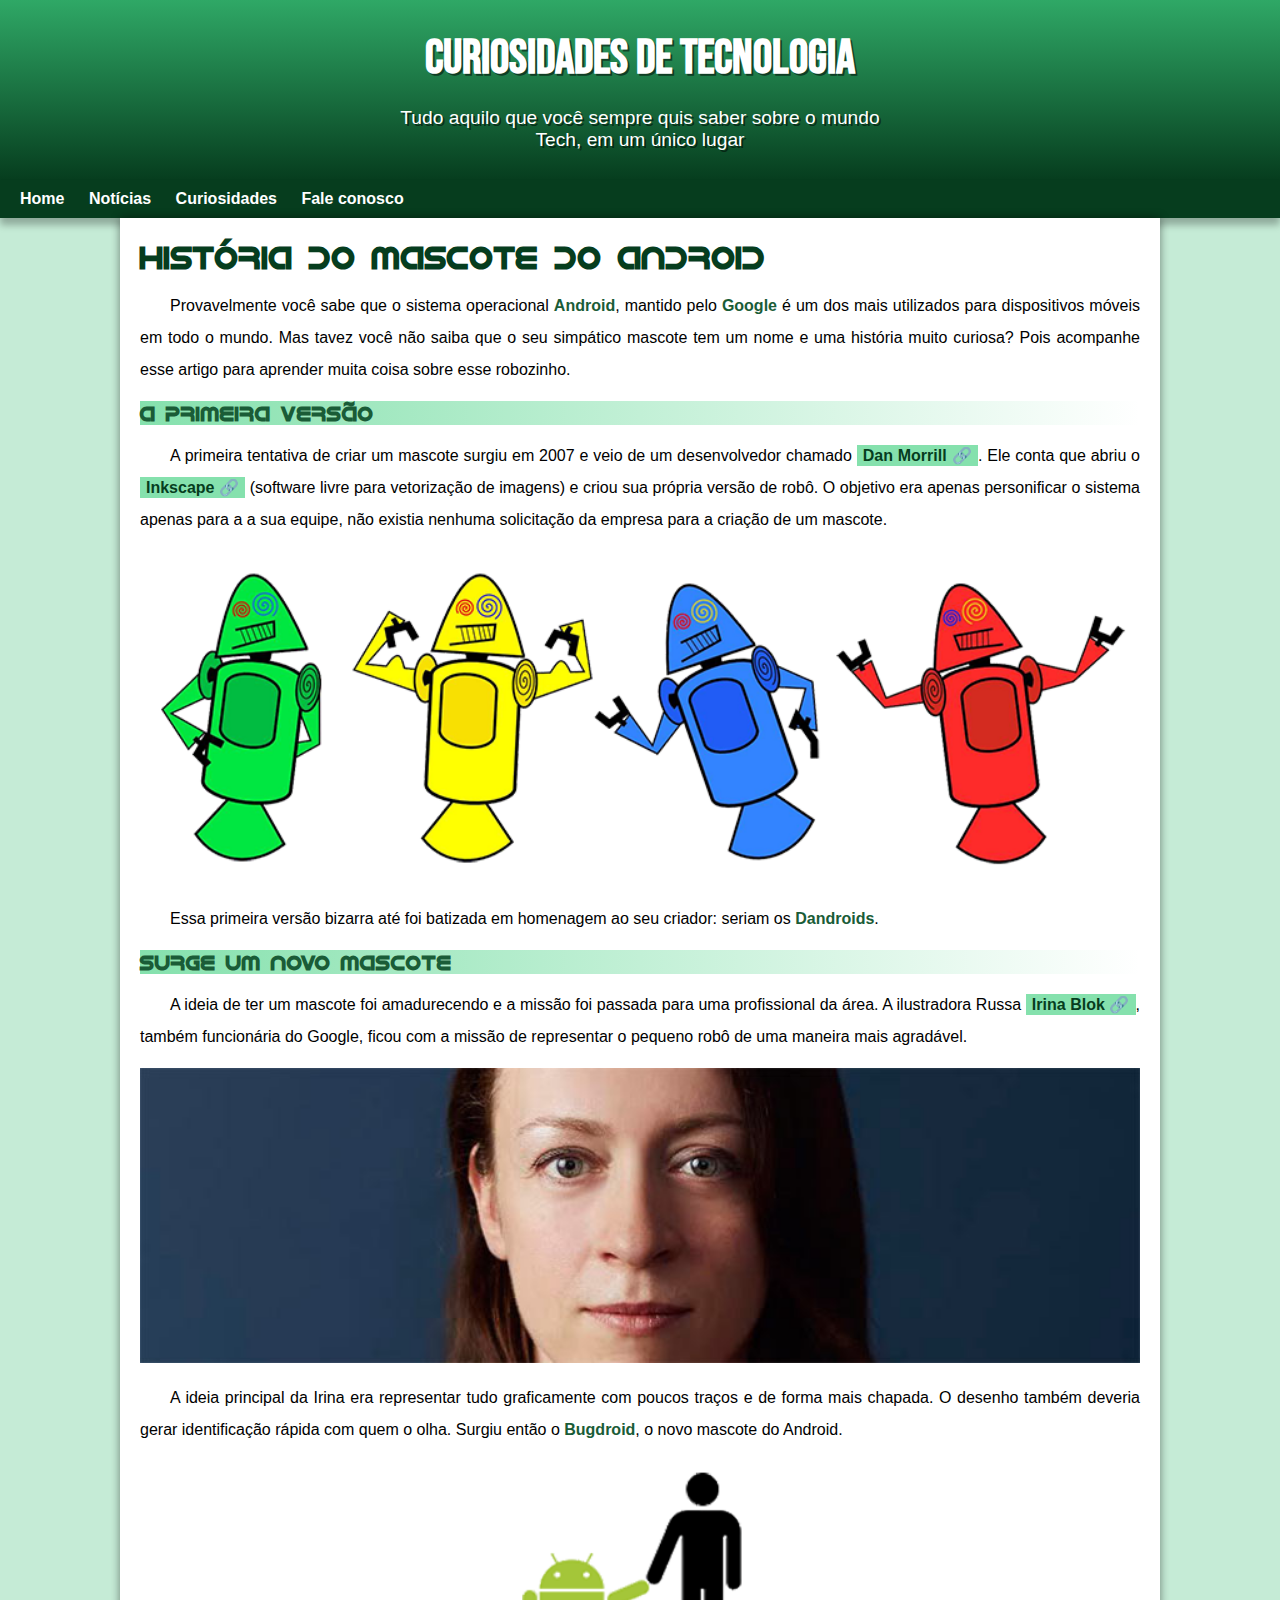
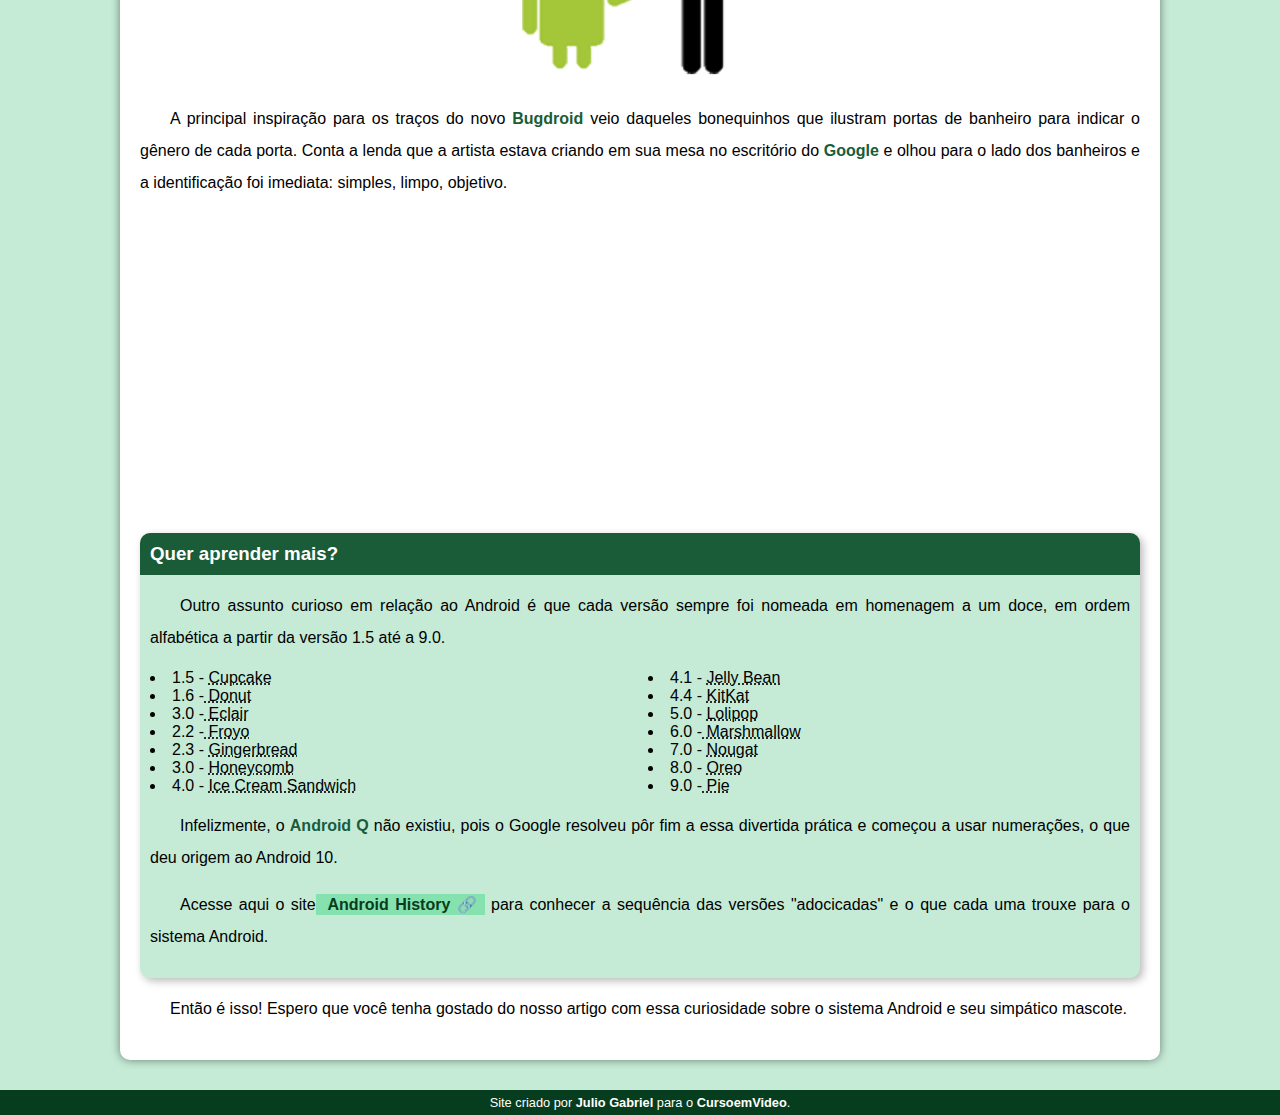
<file: d010/index.html>
<!DOCTYPE html>
<html lang="pt-br">
<head>
    <meta charset="UTF-8">
    <meta name="viewport" content="width=device-width, initial-scale=1.0">
    <link rel="shortcut icon" href="imagens/favicon.ico" type="image/x-icon">
    <title>Android</title>
    <link rel="stylesheet" href="style.css">
</head>
<body>
    <header>
        <h1>Curiosidades de Tecnologia</h1>
        <p>Tudo aquilo que você sempre quis saber sobre o mundo Tech, em um único lugar</p>
    </header>
    <nav>
        <a href="#">Home</a>
        <a href="#">Notícias</a>
        <a href="#">Curiosidades</a>
        <a href="#">Fale conosco</a>
    </nav>
    <main>
        <article>
             <h1>História do Mascote do Android</h1>

            <p>Provavelmente você sabe que o sistema operacional <strong>Android</strong>, mantido pelo <strong>Google</strong> é um dos mais utilizados para dispositivos móveis em todo o mundo. Mas tavez você não saiba que o seu simpático mascote tem um nome e uma história muito curiosa? Pois acompanhe esse artigo para aprender muita coisa sobre esse robozinho.</p>

            <h2>A primeira versão</h2>

            <p>A primeira tentativa de criar um mascote surgiu em 2007 e veio de um desenvolvedor chamado <a href="https://androidcommunity.com/dan-morrill-shows-us-the-android-mascot-that-almost-was-20130103/" target="_blank" class="externo">Dan Morrill</a>. Ele conta que abriu o <a href="https://inkscape.org/pt-br/" target="_blank" class="externo">Inkscape</a> (software livre para vetorização de imagens) e criou sua própria versão de robô. O objetivo era apenas personificar o sistema apenas para a a sua equipe, não existia nenhuma solicitação da empresa para a criação de um mascote.</p>

            <picture>
                <source media="(max-width:670px)" srcset="imagens/dan-droids-pq.png">
                <img src="imagens/dan-droids.png" alt=""Primeiro mascote do Android>
            </picture>

            <p>Essa primeira versão bizarra até foi batizada em homenagem ao seu criador: seriam os<strong> Dandroids</strong>.</p>

            <h2>Surge um novo mascote</h2>

            <p>A ideia de ter um mascote foi amadurecendo e a missão foi passada para uma profissional da área. A ilustradora Russa <a href="https://www.irinablok.com/" target="_blank" class="externo">Irina Blok</a>, também funcionária do Google, ficou com a missão de representar o pequeno robô de uma maneira mais agradável.</p>

            <picture>
                <source media="(max-width: 670px)" srcset="imagens/irina-blok-pq.jpg">
                <img src="imagens/irina-blok.jpg" alt="irina Blok criadora do Bugdroid">
            </picture>

            <p>A ideia principal da Irina era representar tudo graficamente com poucos traços e de forma mais chapada. O desenho também deveria gerar identificação rápida com quem o olha. Surgiu então o <strong>Bugdroid</strong>, o novo mascote do Android.</p>

            <img class="pequena" src="imagens/bugdroid.png" alt="BugDroid">

            <p>A principal inspiração para os traços do novo <strong>Bugdroid</strong> veio daqueles bonequinhos que ilustram portas de banheiro para indicar o gênero de cada porta. Conta a lenda que a artista estava criando em sua mesa no escritório do <strong>Google</strong> e olhou para o lado dos banheiros e a identificação foi imediata: simples, limpo, objetivo.</p>

            <iframe width="560" height="315" src="https://www.youtube.com/embed/e2yCJ1Nd7iE?si=3ysTSBlEyl5rkAHs" title="YouTube video player" frameborder="0" allow="accelerometer; autoplay; clipboard-write; encrypted-media; gyroscope; picture-in-picture; web-share" referrerpolicy="strict-origin-when-cross-origin" allowfullscreen></iframe>
            
            <aside>
                <h3>Quer aprender mais?</h3>
                <p>Outro assunto curioso em relação ao Android é que cada versão sempre foi nomeada em homenagem a um doce, em ordem alfabética a partir da versão 1.5 até a 9.0.</p>
                <ul>
                    <li>1.5 - <abbr title="Bolo de copo">Cupcake</abbr></li>
                    <li>1.6 -<abbr title="Rosquinha"> Donut</abbr></li>
                    <li>3.0 -<abbr title="Bomba"> Eclair</abbr></li>
                    <li>2.2 -<abbr title="Iogurte congelado"> Froyo</abbr></li>
                    <li>2.3 - <abbr title="Biscoito de gengibre">Gingerbread</abbr></li>
                    <li>3.0 - <abbr title="Favo de mel">Honeycomb</abbr></li>
                    <li>4.0 - <abbr title="Sanduiche de sorvete">Ice Cream Sandwich</abbr></li>
                    <li>4.1 - <abbr title="Jujuba">Jelly Bean</abbr></li>
                    <li>4.4 - <abbr title="KitKat">KitKat</abbr></li>
                    <li>5.0 - <abbr title="Pirulito">Lolipop</abbr></li>
                    <li>6.0 -<abbr title="Marshmallow"> Marshmallow</abbr></li>
                    <li>7.0 - <abbr title="Torrone">Nougat</abbr></li>
                    <li>8.0 - <abbr title="Oreo">Oreo</abbr></li>
                    <li>9.0 -<abbr title="Torta"> Pie</abbr></li>
                </ul>
                <p>
                    Infelizmente, o <strong>Android Q</strong> não existiu, pois o Google resolveu pôr fim a essa divertida prática e começou a usar numerações, o que deu origem ao Android 10.</p>

                    <p>Acesse aqui o site<a href="ndroid.com/intl/pt-BR_br/history/" target="_blank" class="externo"> Android History</a> para conhecer a sequência das versões "adocicadas" e o que cada uma trouxe para o sistema Android.</p>
            </aside>
<p>
    
                Então é isso! Espero que você tenha gostado do nosso artigo com essa curiosidade sobre o sistema Android e seu simpático mascote.
    
</p>
        </article>
    </main>
    <footer>
        <p>Site criado por <a href="https://github.com/juliogabrielxp" target="_blank" rel="author">Julio Gabriel</a> para o <a href="https://www.cursoemvideo.com/" target="_blank">CursoemVideo</a>.</p>
    </footer>
</body>
</html>
</file>
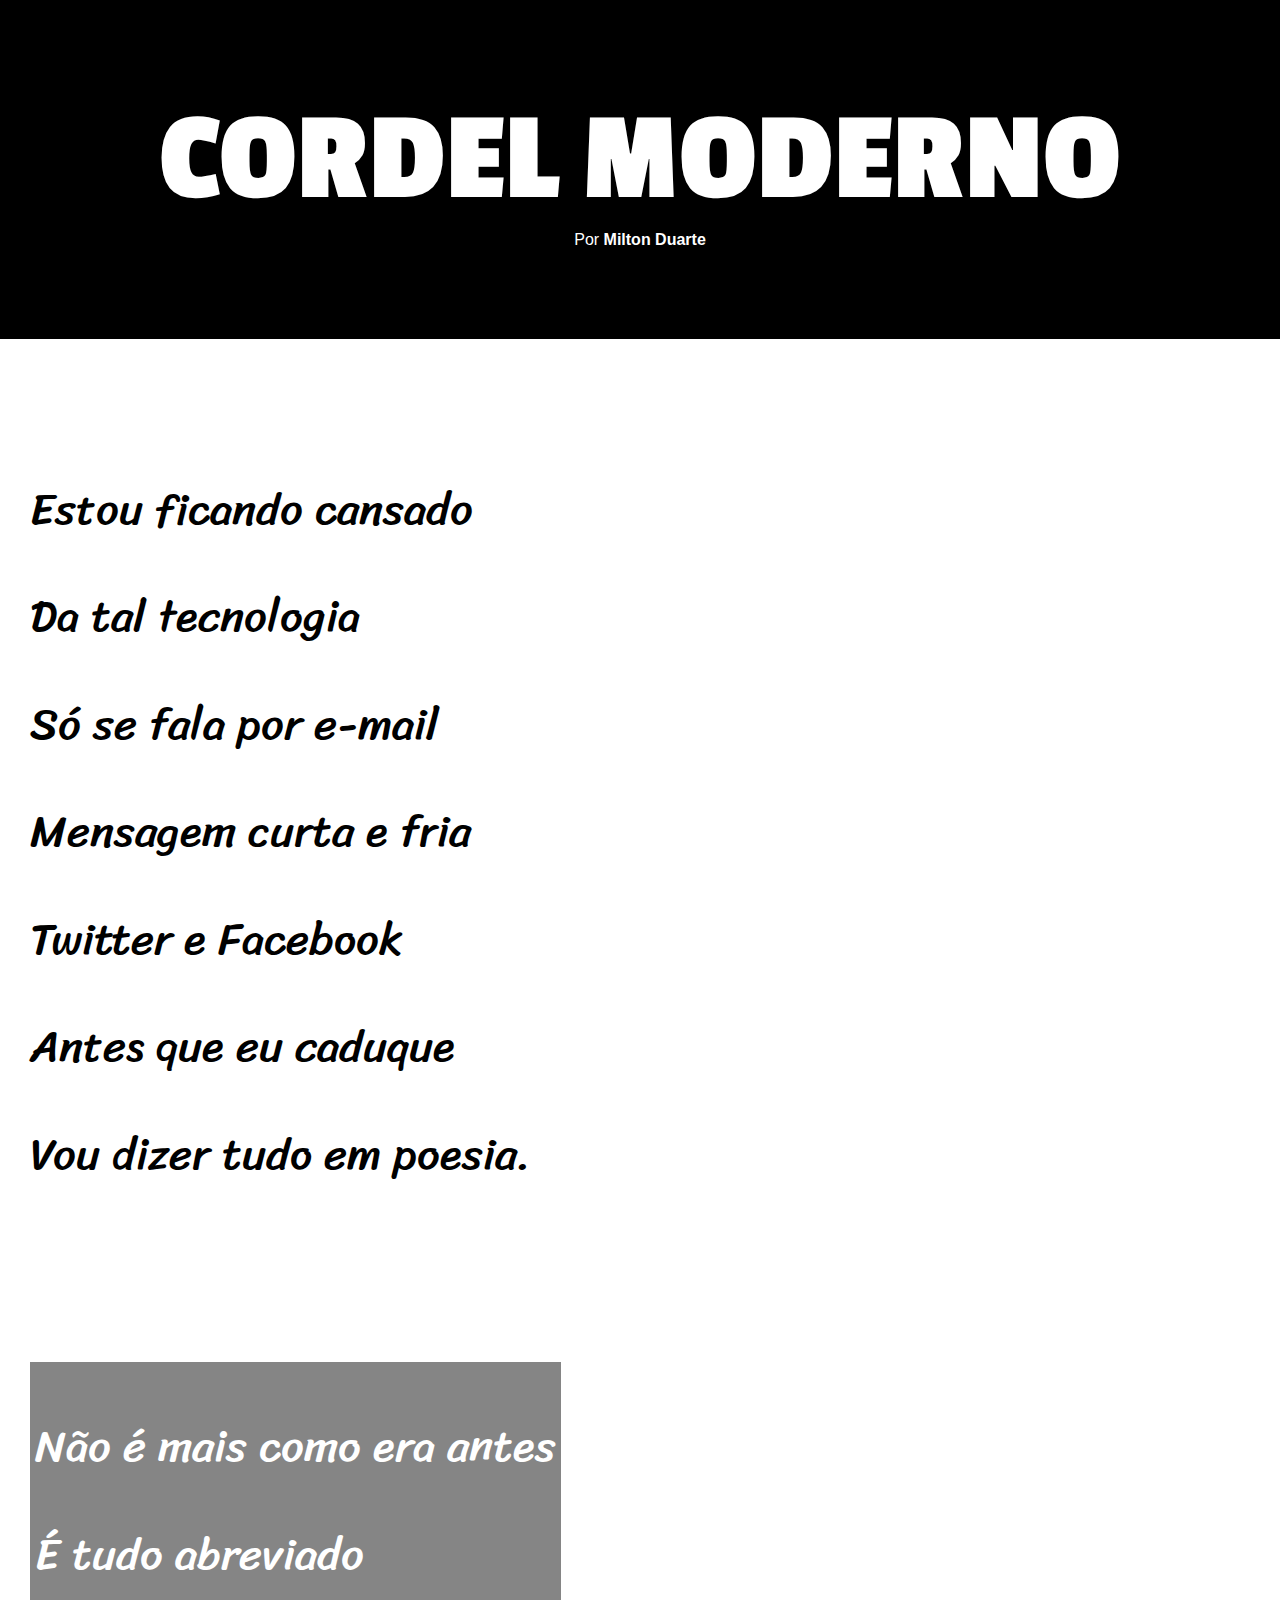
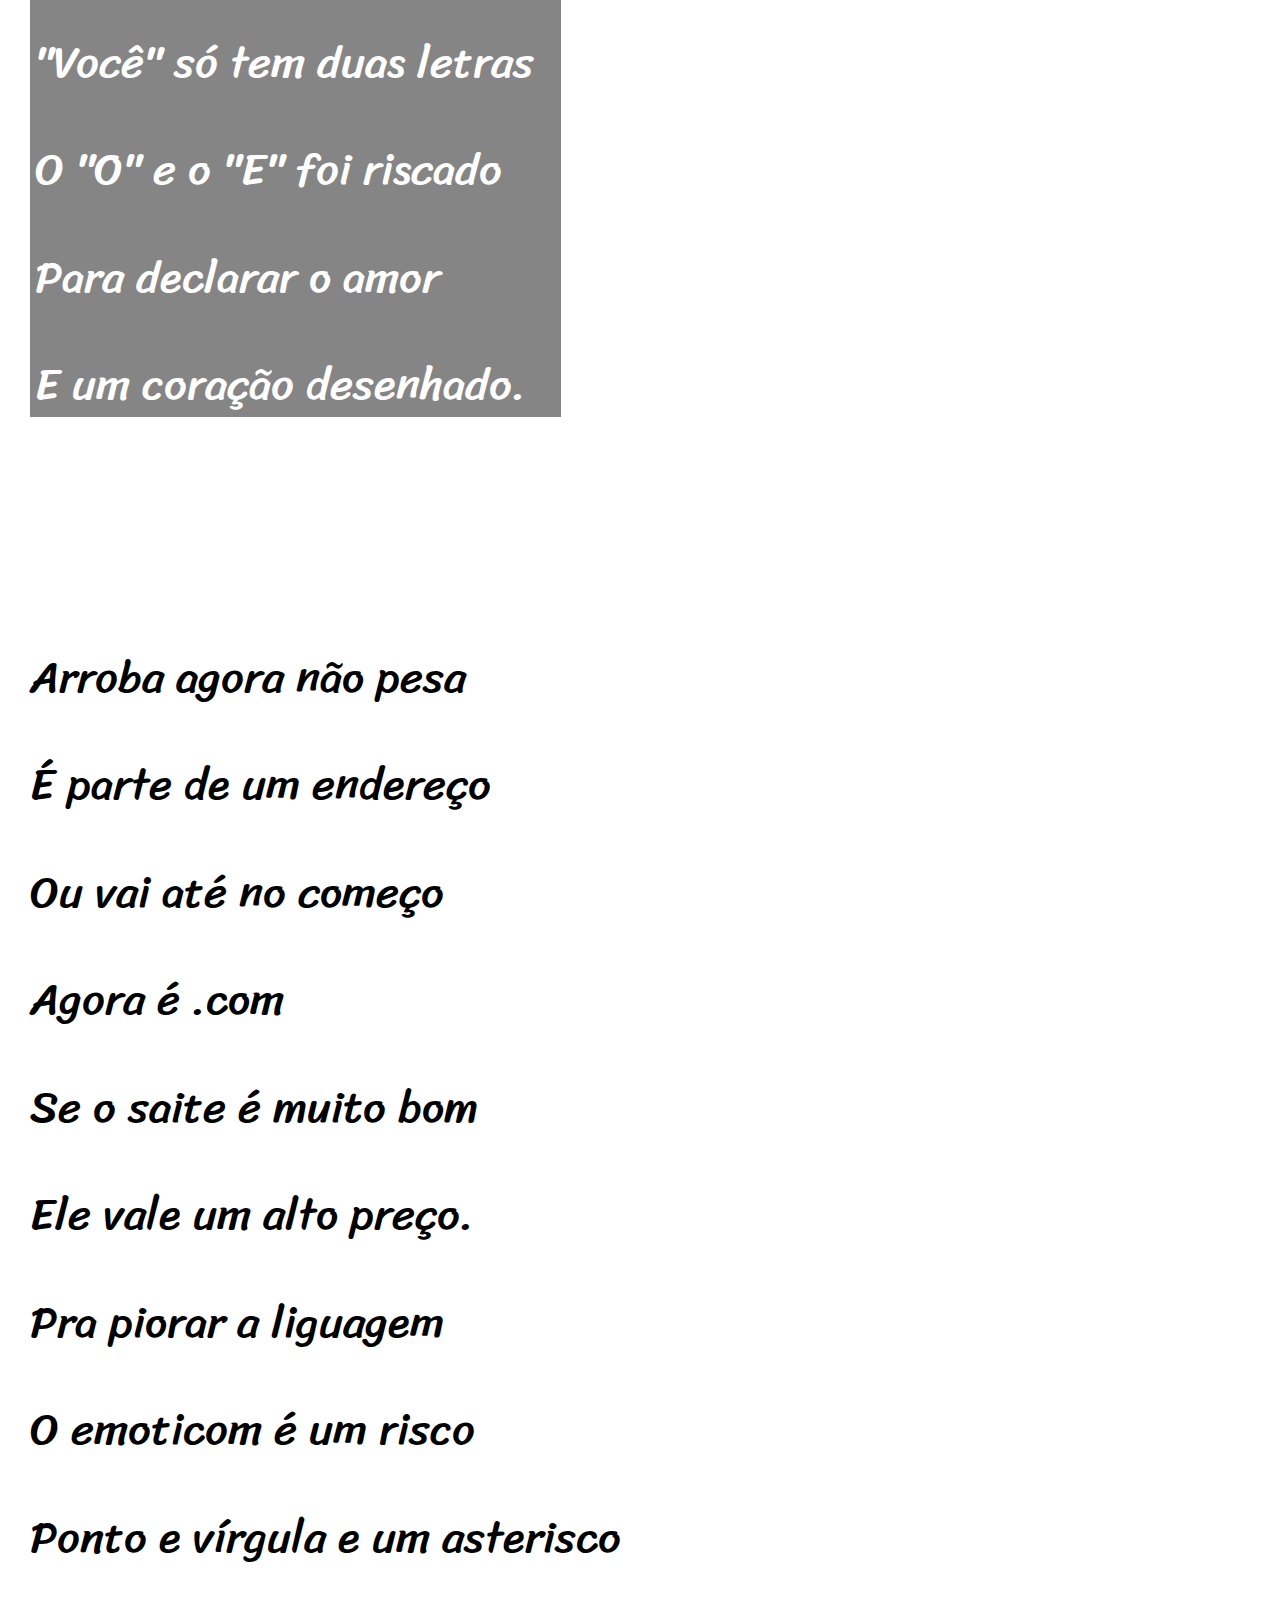
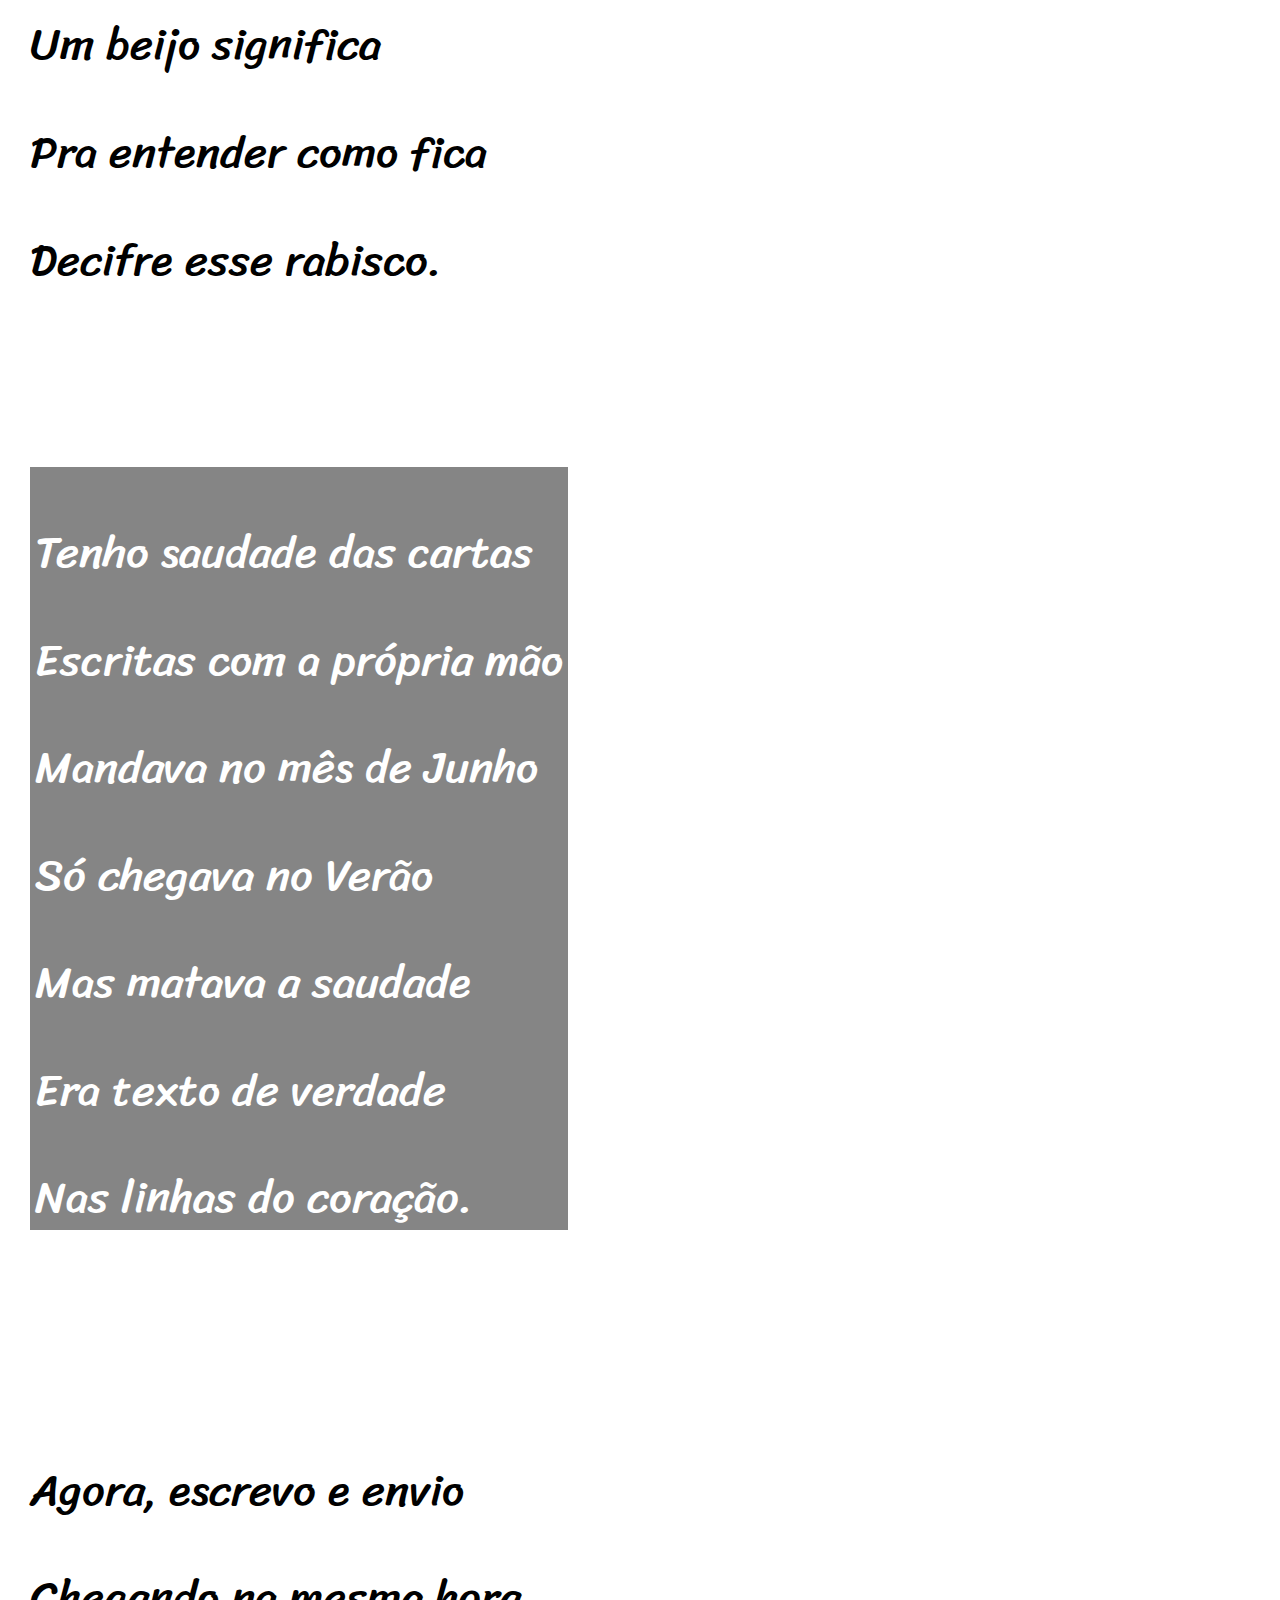
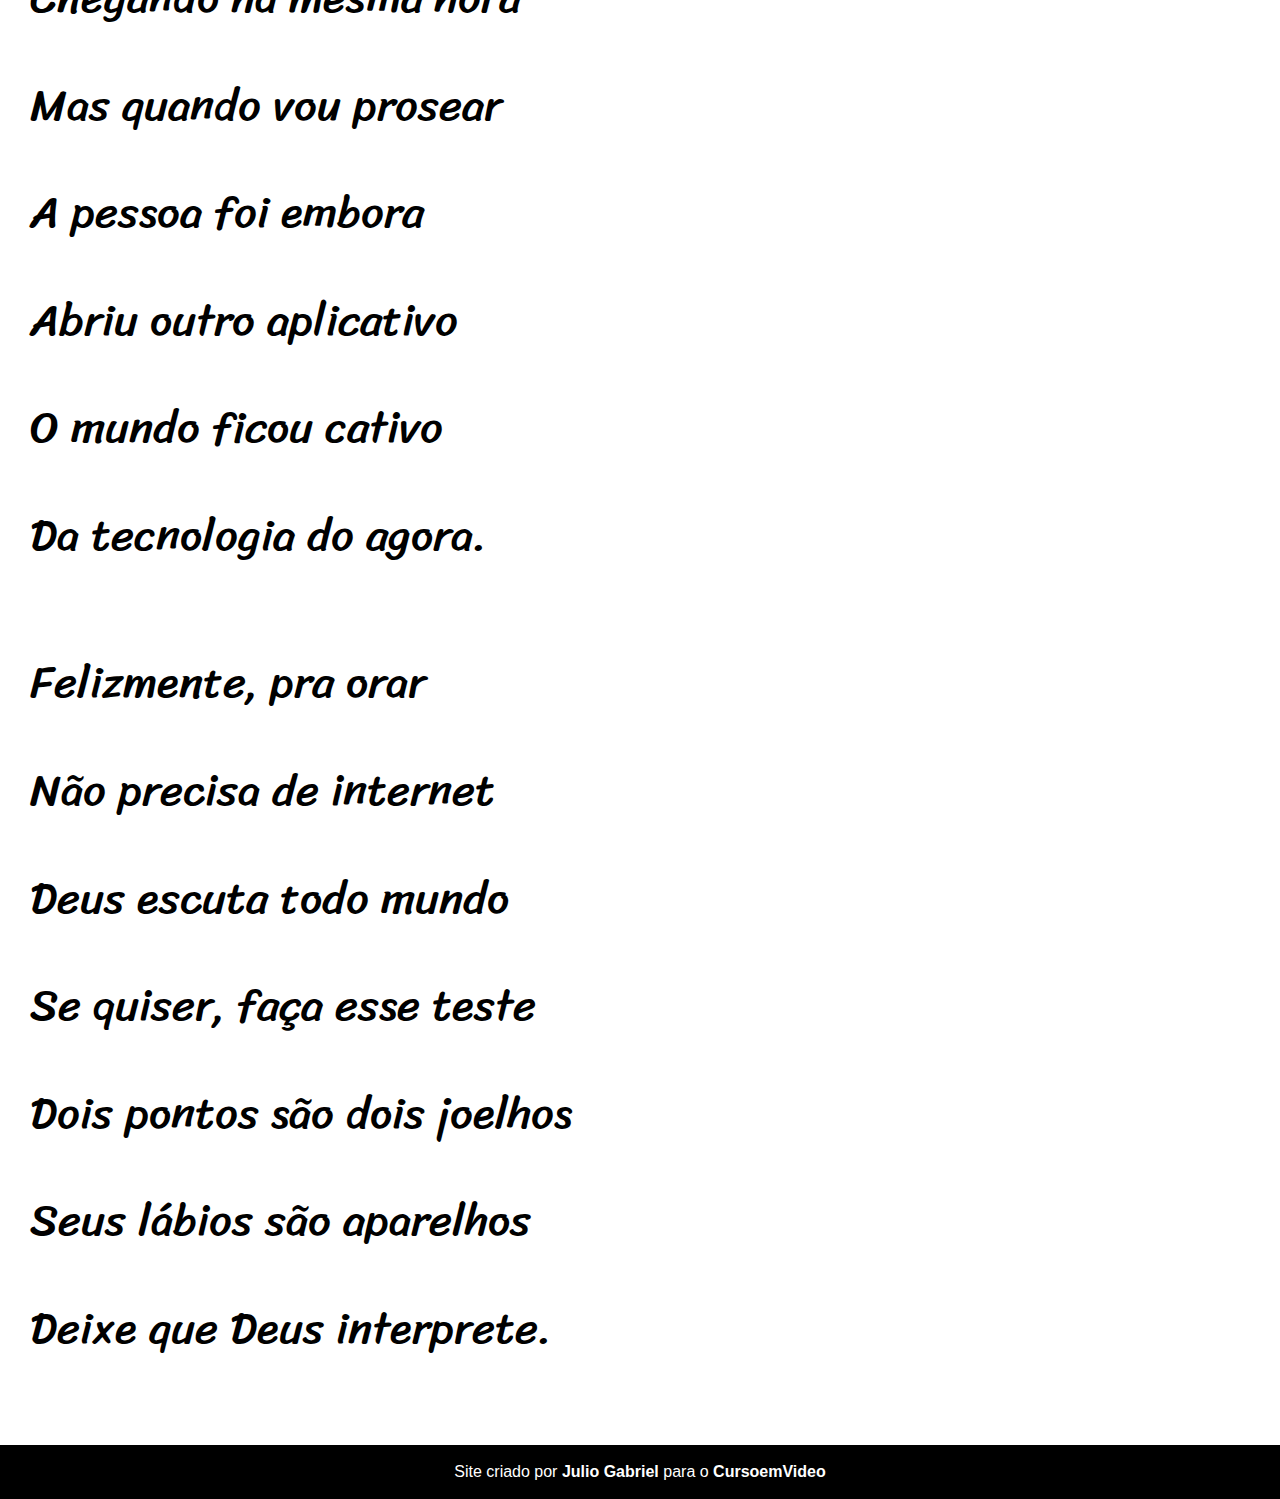
<file: d011/index.html>
<!DOCTYPE html>
<html lang="pt-br">
<head>
    <meta charset="UTF-8">
    <meta name="viewport" content="width=device-width, initial-scale=1.0">
    <title>Projeto Cordel</title>
    <link rel="stylesheet" href="style.css">
</head>
<body>
    <header>
        <h1>Cordel Moderno</h1>
        <p>Por <a href="https://www.recantodasletras.com.br/poesias/3186743" target="_blank" rel="author">Milton Duarte</a></p>
    </header>

        <section>
           
            <p>

            <br>Estou ficando cansado</br>
            <br>Da tal tecnologia</br>
            <br>Só se fala por e-mail</br>
            <br>Mensagem curta e fria</br>
            <br>Twitter e Facebook</br>
            <br>Antes que eu caduque</br>
            <br>Vou dizer tudo em poesia.</br>

            </p>

        </section>

        <section id="foto1">

            <p>

                <br>Não é mais como era antes</br>
                <br>É tudo abreviado</br>
                <br>"Você" só tem duas letras</br>
                <br>O "O" e o "E" foi riscado</br>
                <br>Para declarar o amor</br>
                <br>E um coração desenhado.</br>

            </p>

        </section>

        <section>

            <p>

            <br>Arroba agora não pesa</br>
            <br>É parte de um endereço</br>
            <br>Ou vai até no começo</br>
            <br>Agora é .com</br>
            <br>Se o saite é muito bom</br>
            <br>Ele vale um alto preço.</br>
                
            </p>

            <p>

            <br>Pra piorar a liguagem</br>
            <br>O emoticom é um risco</br>
            <br>Ponto e vírgula e um asterisco</br>
            <br>Um beijo significa</br>
            <br>Pra entender como fica</br>
            <br>Decifre esse rabisco.</br>

            </p>

        </section>

        <section id="foto2">

            <p>
    
            <br>Tenho saudade das cartas</br>
            <br>Escritas com a própria mão</br>
            <br>Mandava no mês de Junho</br>
            <br>Só chegava no Verão</br>
            <br>Mas matava a saudade</br>
            <br>Era texto de verdade</br>
            <br>Nas linhas do coração.</br>

            </p>

        </section>

        <section>

            <p>

            <br>Agora, escrevo e envio</br>
            <br>Chegando na mesma hora</br>
            <br>Mas quando vou prosear</br>
            <br>A pessoa foi embora</br>
            <br>Abriu outro aplicativo</br>
            <br>O mundo ficou cativo</br>
            <br>Da tecnologia do agora.</br>

            </p>

            <p class="especial">

            <br>Felizmente, pra orar</br>
            <br>Não precisa de internet</br>
            <br>Deus escuta todo mundo</br>
            <br>Se quiser, faça esse teste</br>
            <br>Dois pontos são dois joelhos</br>
            <br>Seus lábios são aparelhos</br>
            <br>Deixe que Deus interprete.</br>

            </p>

    </section>

    <footer>
        <p>
            Site criado por <a href="https://github.com/juliogabrielxp" target="_blank" rel="author">Julio Gabriel</a> para o <a href="https://www.cursoemvideo.com/" target="_blank" rel="external">CursoemVideo</a>
        </p>
    </footer>

</body>
</html>
</file>
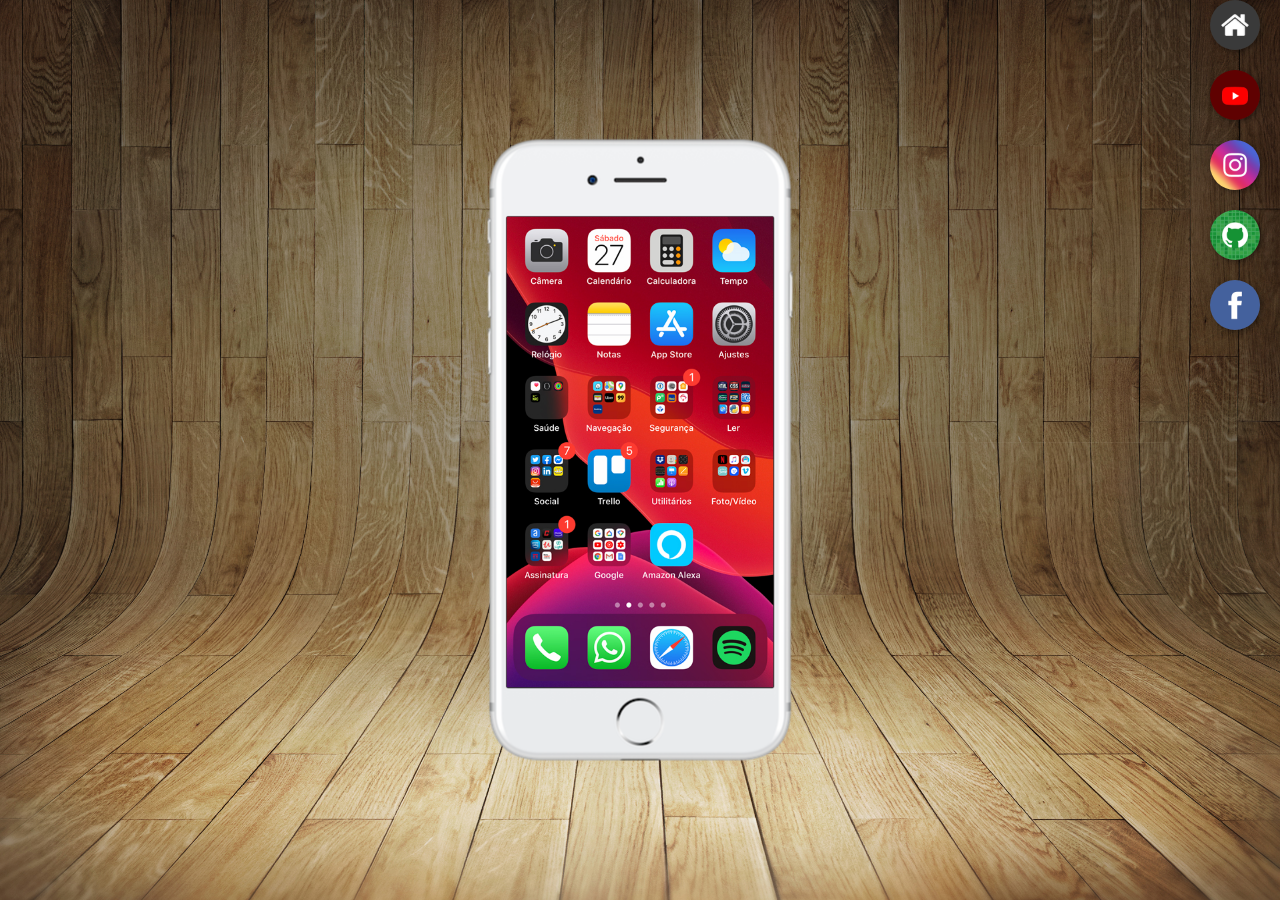
<file: d013/index.html>
<!DOCTYPE html>
<html lang="pt-br">
<head>
    <meta charset="UTF-8">
    <meta name="viewport" content="width=device-width, initial-scale=1.0">
    <title>Projeto redes sociais</title>

    <link rel="shortcut icon" href="./favicon.ico" type="image/x-icon">

    <link rel="stylesheet" href="./css/style.css">


</head>
<body>
    <main>
        <section id="telefone">
            <iframe src="home.html" name="tela" id="tela" frameborder="0">

            </iframe>
        </section>

        <section id="redes-sociais">
            <a href="home.html" target="tela"><img src="imagens/logo-home.jpg" alt="Logo Home"></a>
            <a href="youtube.html" target="tela"><img src="imagens/logo-youtube.jpg" alt="Logo Youtube"></a>
            <a href="instagram.html" target="tela"><img src="imagens/logo-instagram.jpg" alt="Logo Instagram"></a>
            <a href="github.html" target="tela"><img src="imagens/logo-github.jpg" alt="Logo Github"></a>
            <a href="facebook.html" target="tela"><img src="imagens/logo-facebook.jpg" alt="Logo Facebook"></a>
        </section>
    </main>
</body>
</html>
</file>
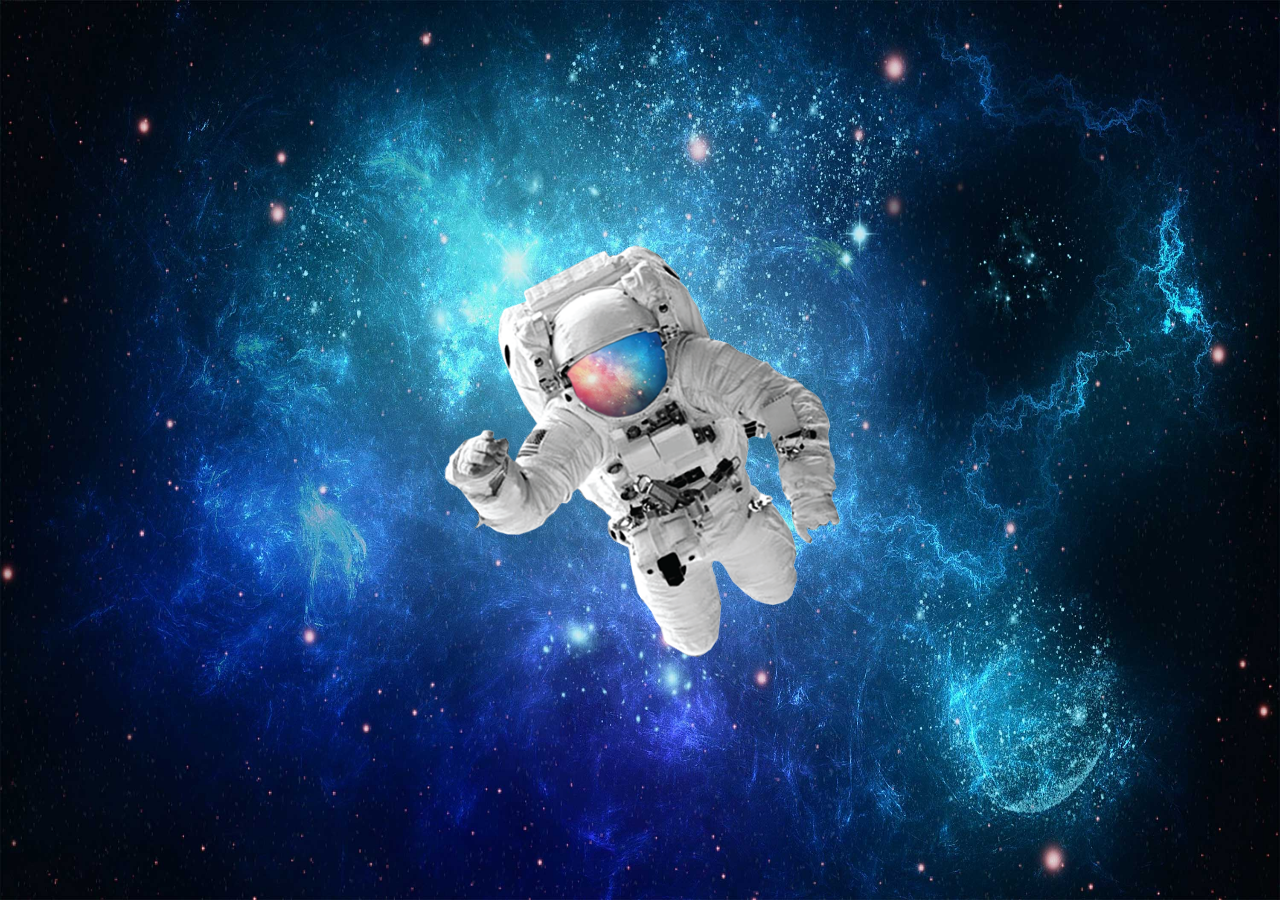
<file: d012/imagens/index.html>
<!DOCTYPE html>
<html lang="pt-br">
<head>
    <meta charset="UTF-8">
    <meta name="viewport" content="width=device-width, initial-scale=1.0">
    <title>Projeto Astronautnz</title>
    <style>

        * {

            margin: 0px;
            padding: 0px;
        }

        #container {

            height: 100vh;
            background-image: url('espaco.jpg');
            background-size: 100% 100%;
            display: flex;
            justify-content: center;
            align-items: center; 
        }

        #conteudo {

            height: 50vh;
            width: 50vh;
            background-image: url('astronauta.png');
            background-size: 100% 100%;
        }
           
    </style>
</head>
<body>
    <div id="container">
        <div id="conteudo">

        </div>
    </div>
</body>
</html>
</file>
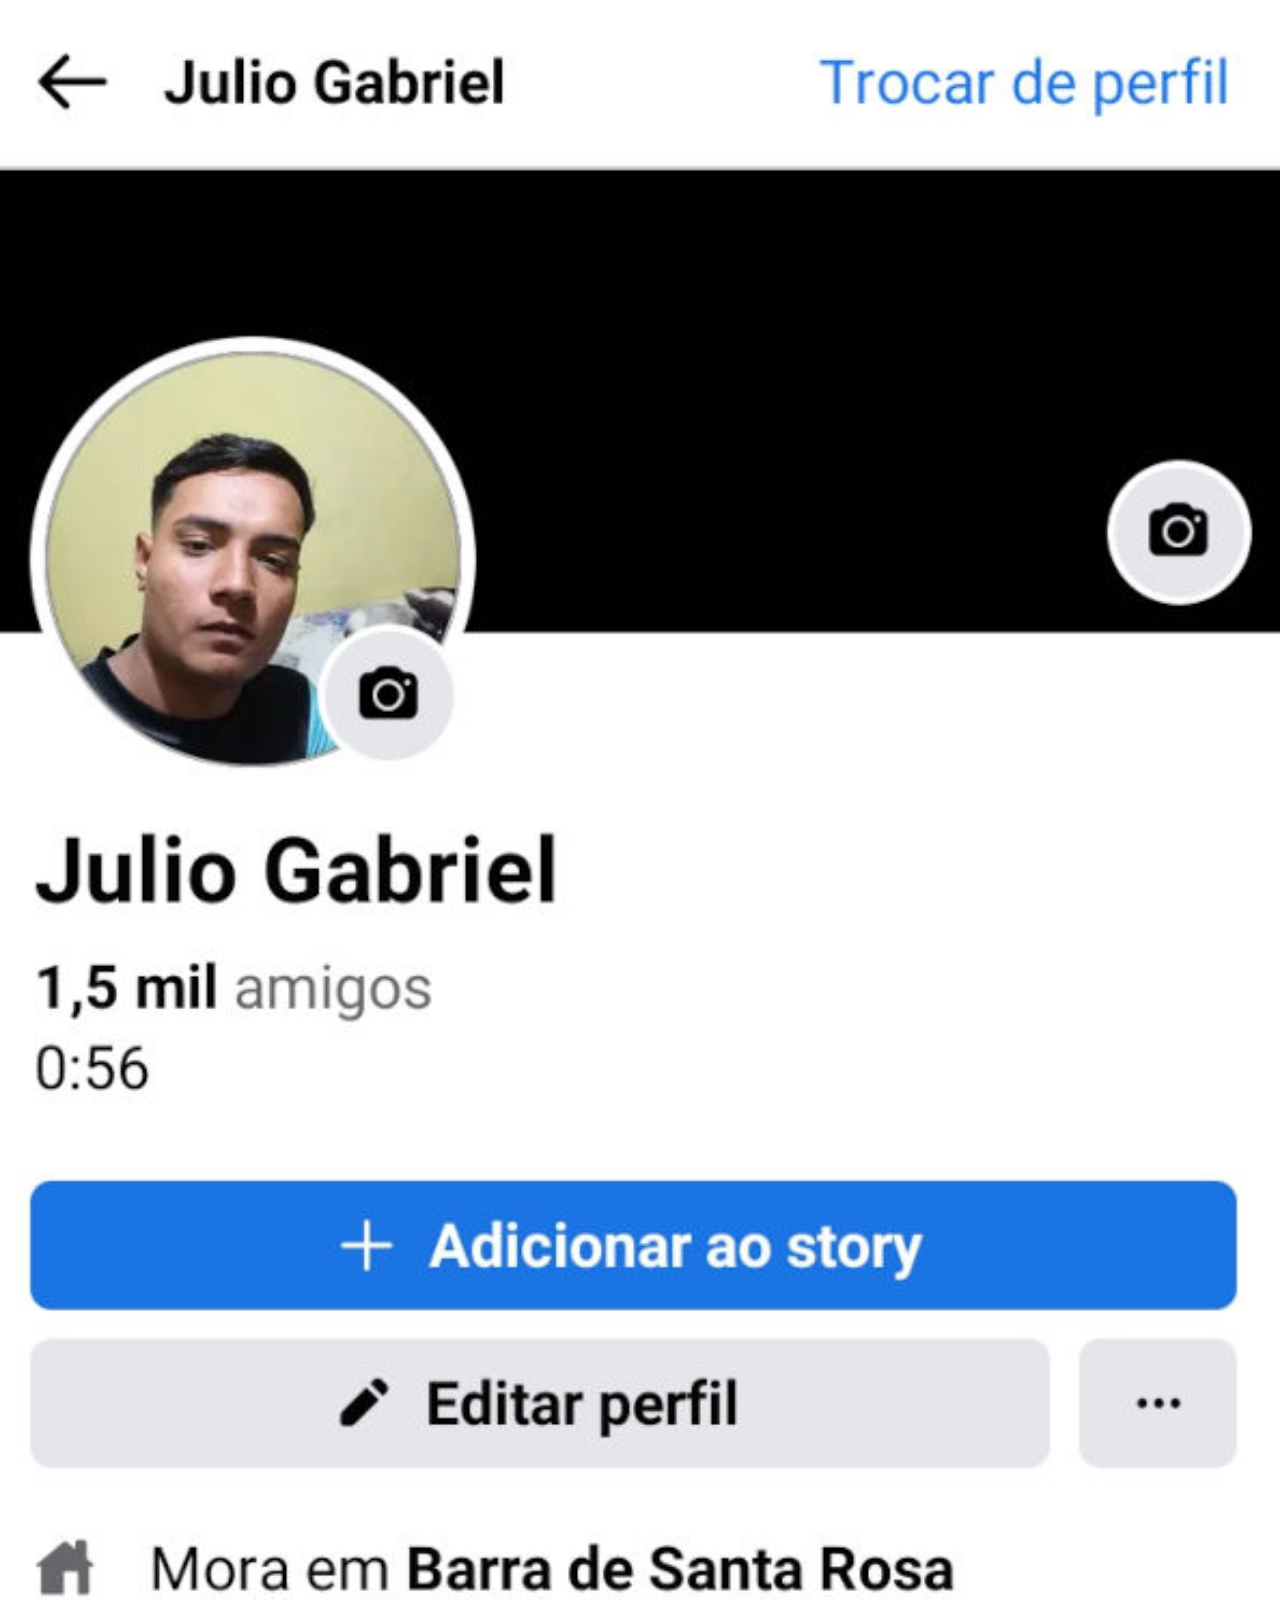
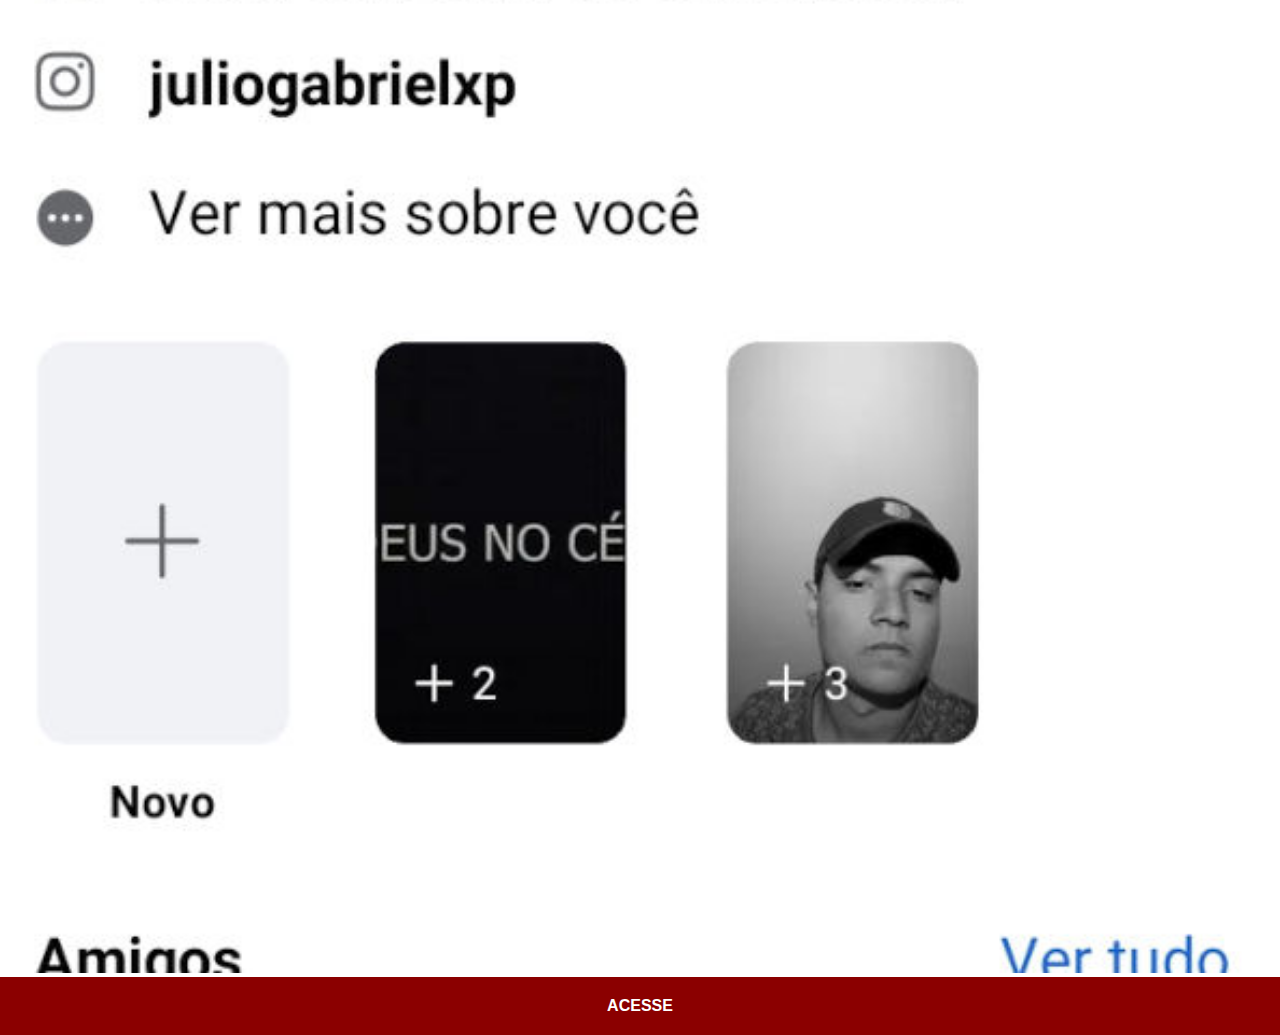
<file: d013/facebook.html>
<!DOCTYPE html>
<html lang="pt-br">
<head>
    <meta charset="UTF-8">
    <meta name="viewport" content="width=device-width, initial-scale=1.0">
    <title>Facebook</title>
    <link rel="stylesheet" href="./css/social.css">
</head>
<body>
    <img src="imagens/tela-facebook-jg.jpg" alt="Facebook">
    <a href="https://www.facebook.com/juliogabriel.campos.9" target="_blank">ACESSE</a>
</body>
</html>
</file>
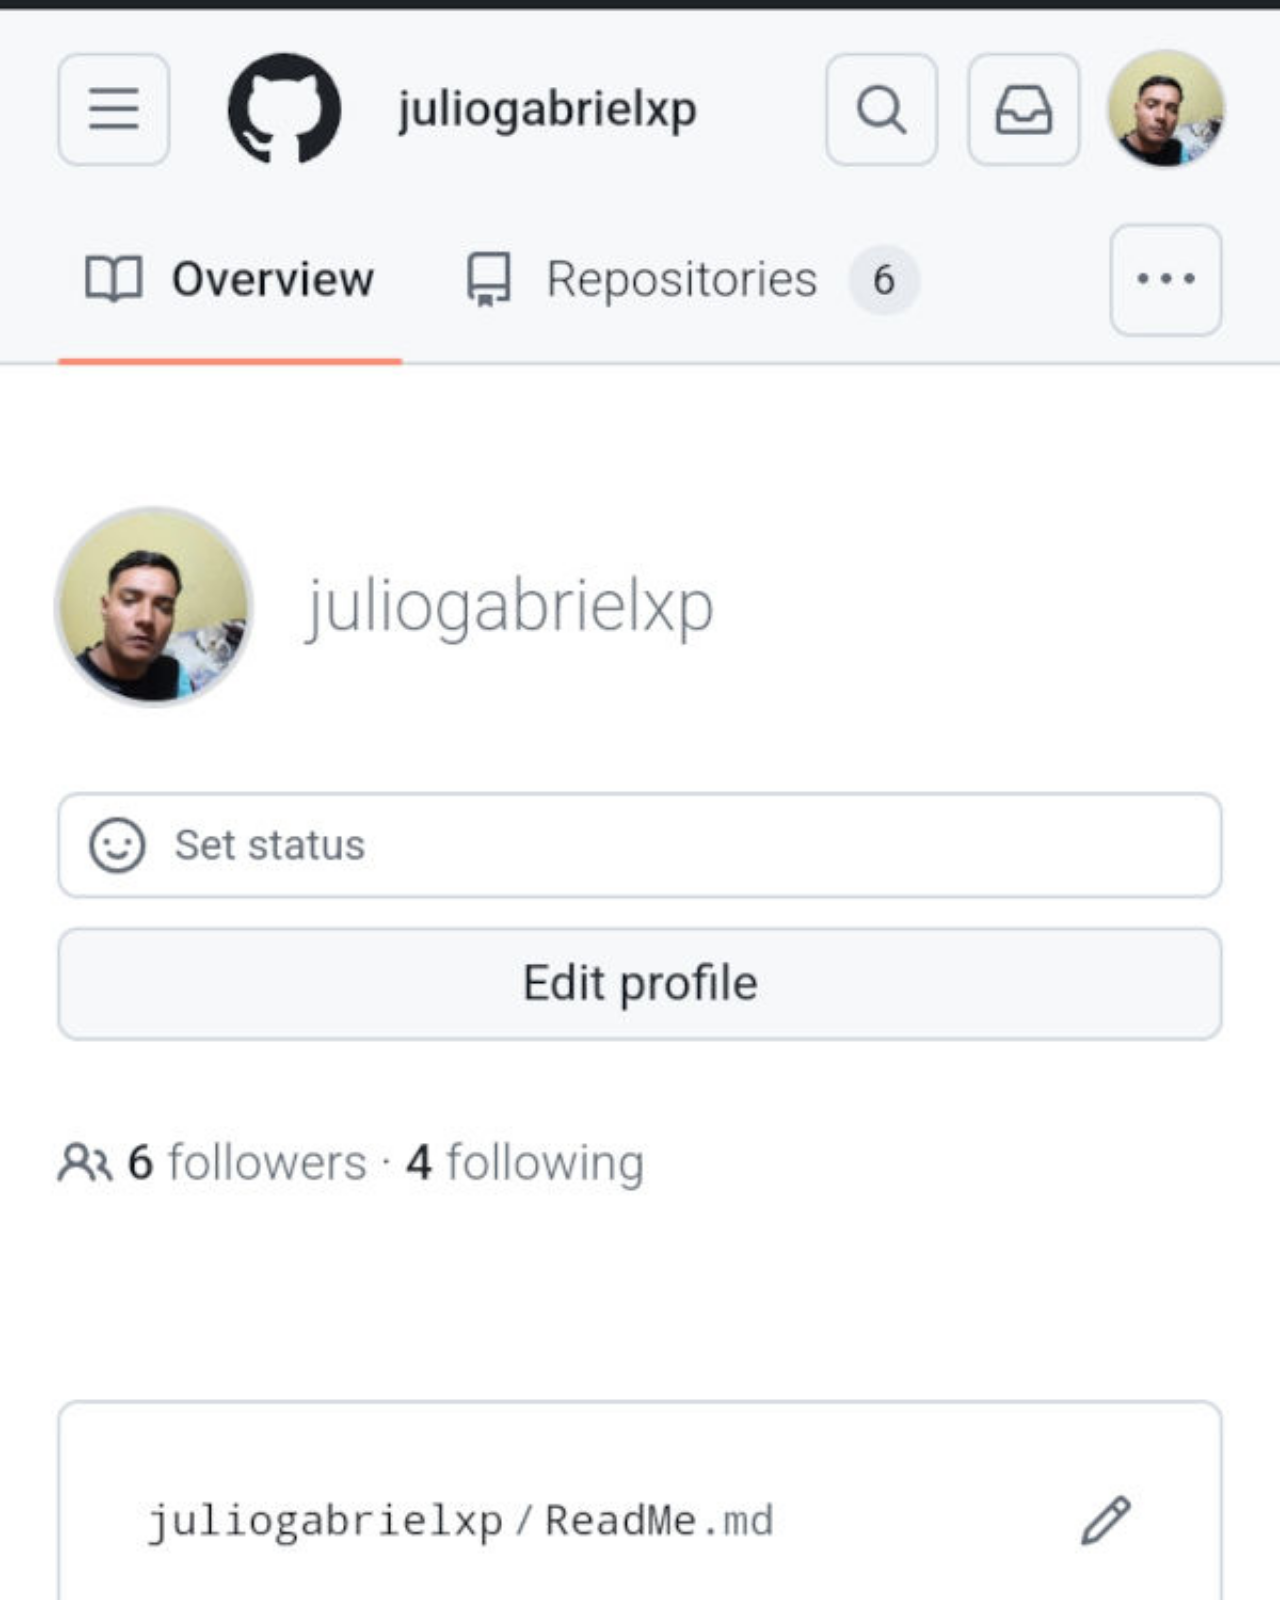
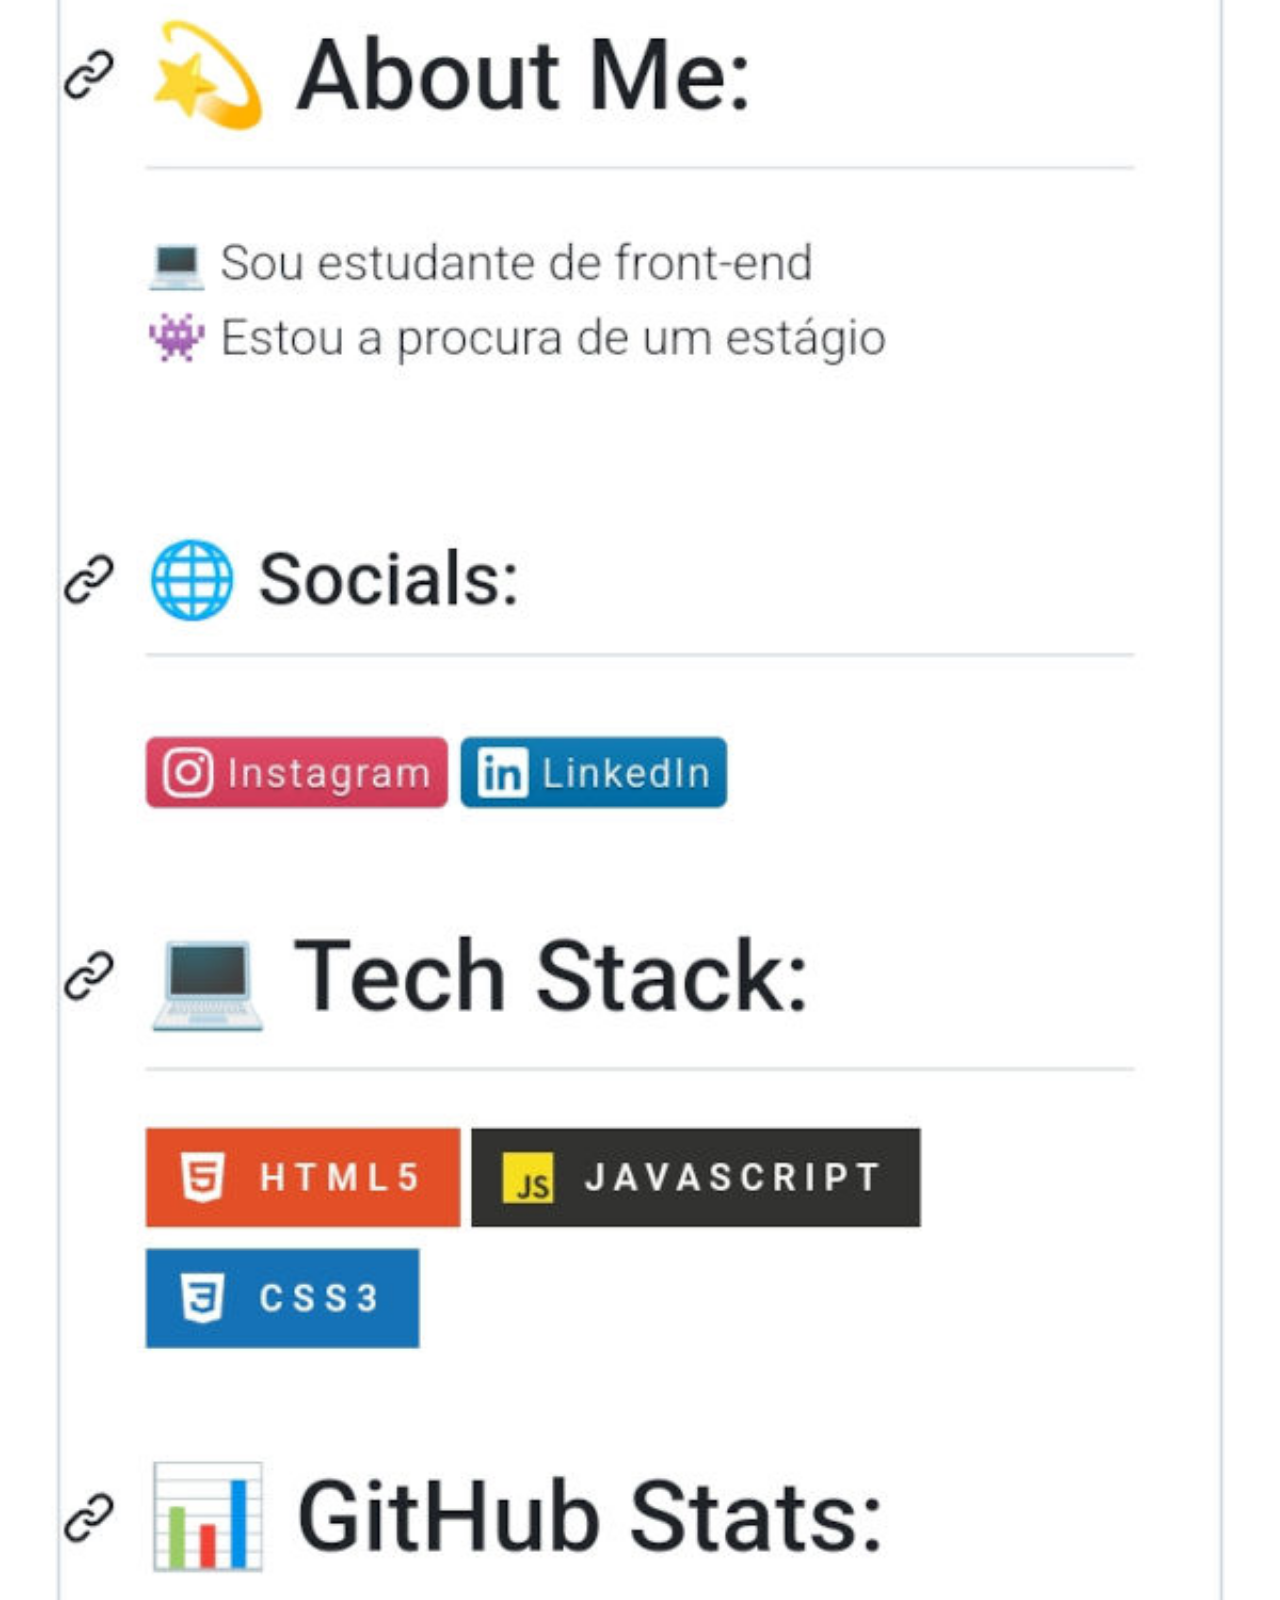
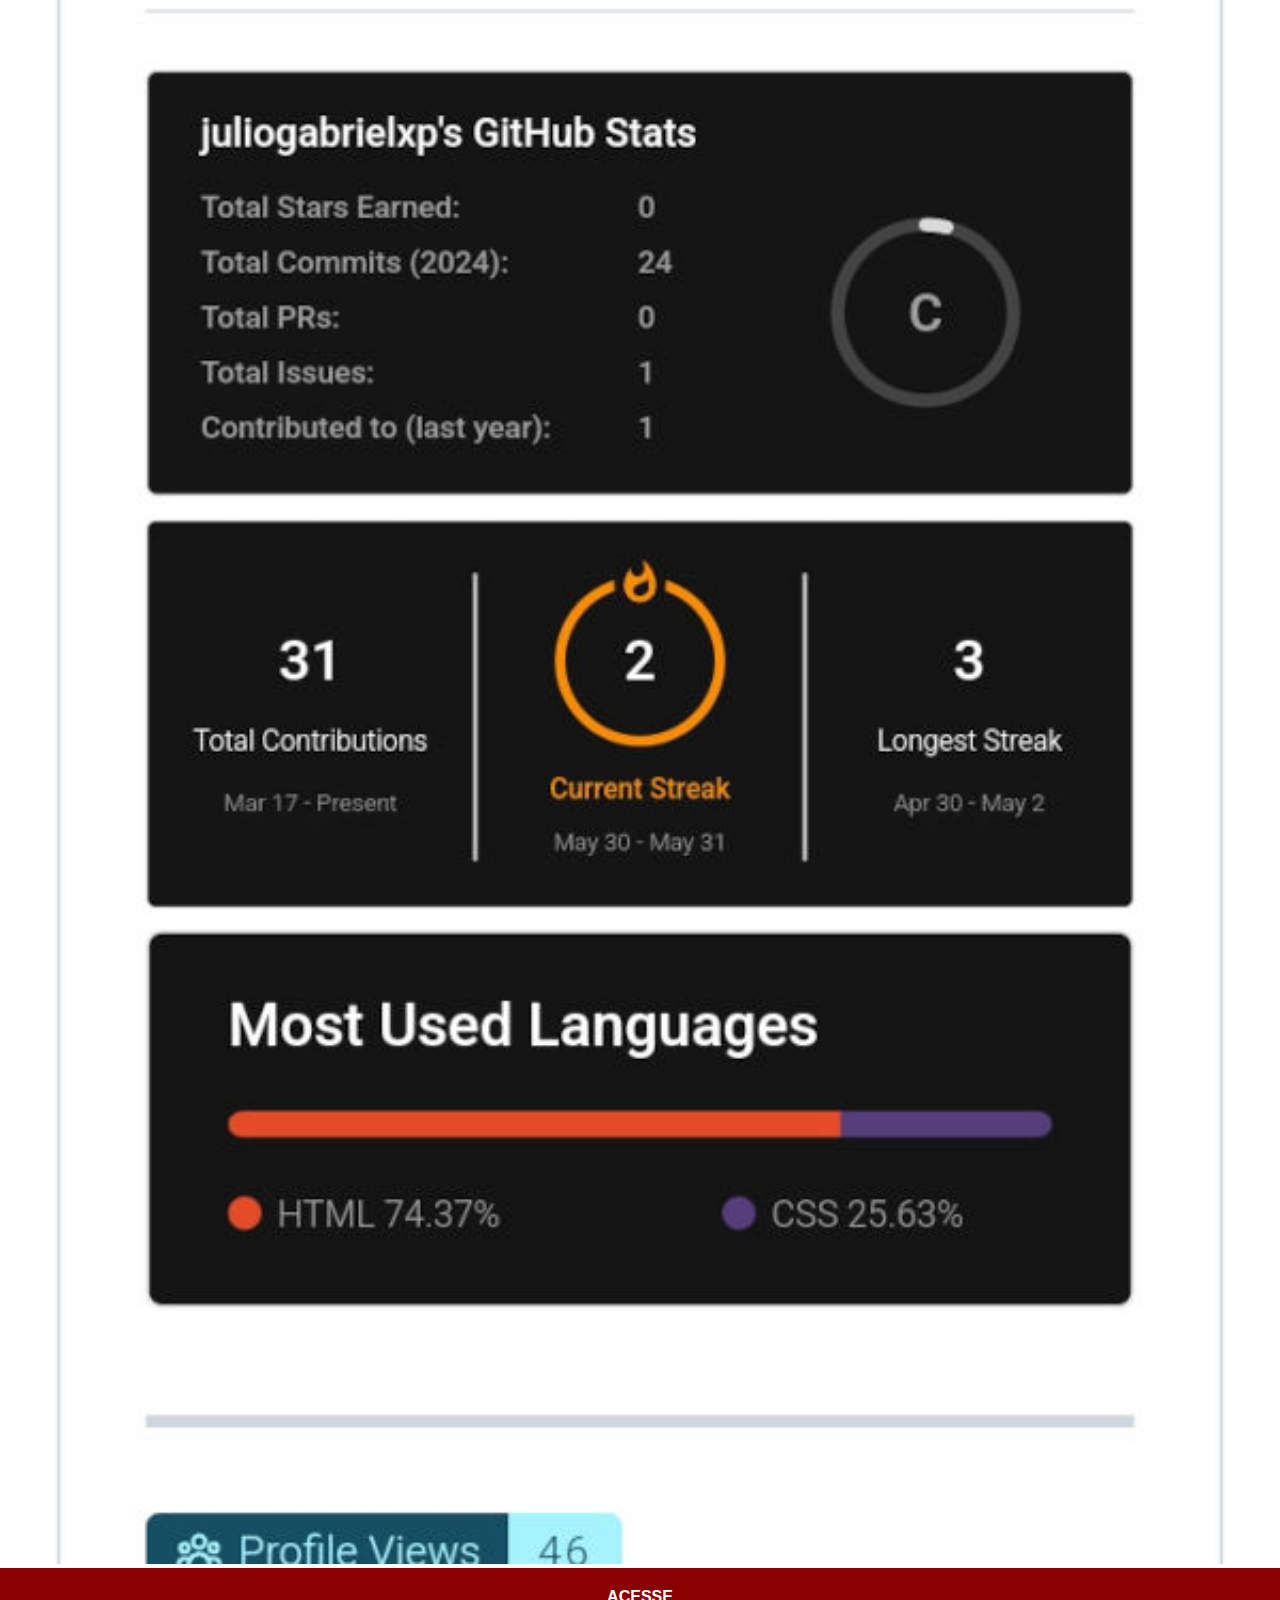
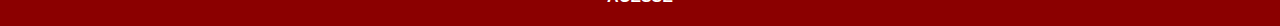
<file: d013/github.html>
<!DOCTYPE html>
<html lang="pt-br">
<head>
    <meta charset="UTF-8">
    <meta name="viewport" content="width=device-width, initial-scale=1.0">
    <title>Github</title>
    <link rel="stylesheet" href="./css/social.css">
</head>
<body>
    <img src="imagens/tela-github-jg.jpg" alt="Github">
    <a href="https://github.com/juliogabrielxp" target="_blank">ACESSE</a>
</body>
</html>
</file>
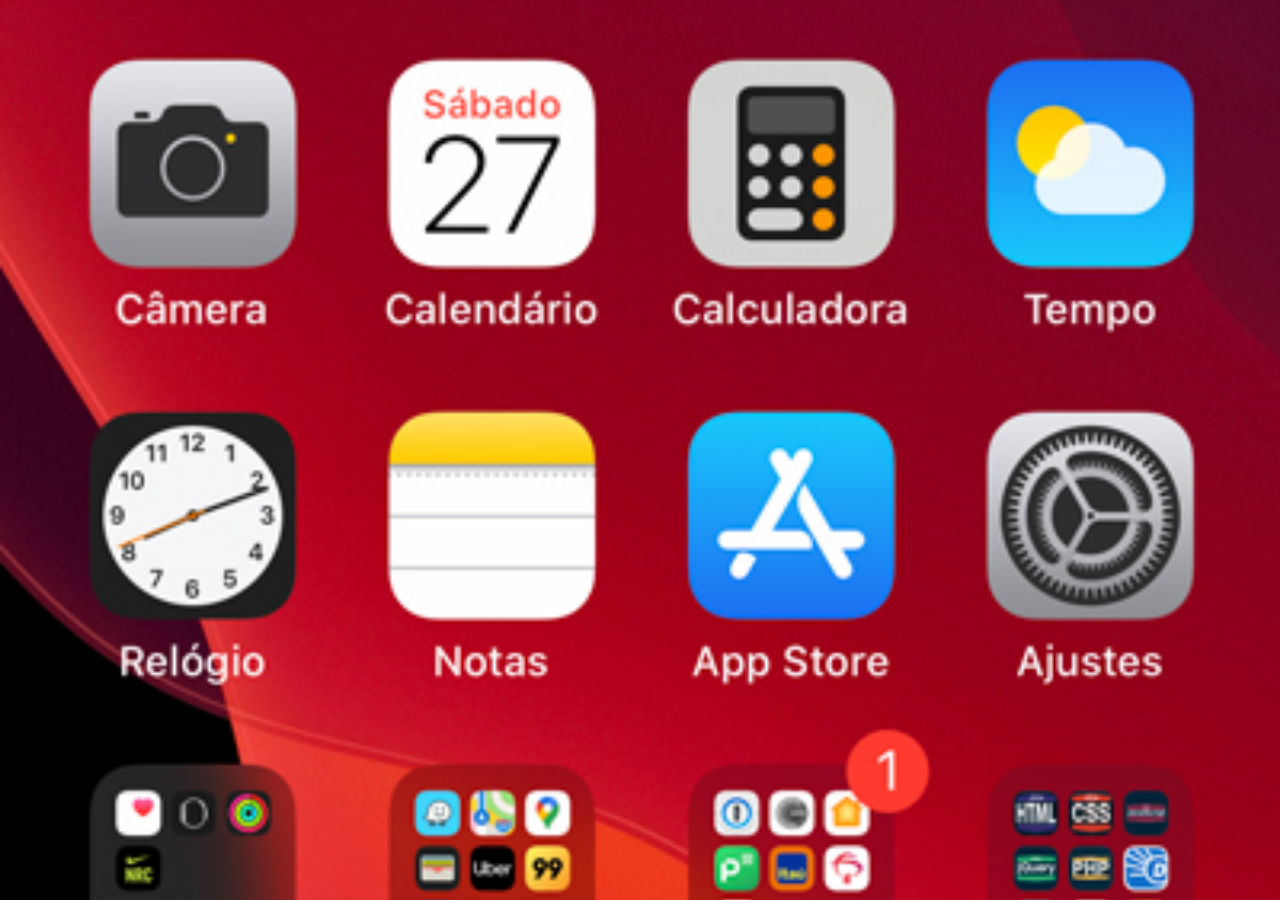
<file: d013/home.html>
<!DOCTYPE html>
<html lang="pt-br">
<head>
    <meta charset="UTF-8">
    <meta name="viewport" content="width=device-width, initial-scale=1.0">
    <title>Home</title>
    <style>
        * {
            margin: 0px;
            padding: 0px;
        }

        body {
            height: 100vh;
            width: 100vw;
            background: black url('./imagens/tela-home.jpg') no-repeat top center;
            background-size: cover;
        }
    </style>
</head>
<body>
    
</body>
</html>
</file>
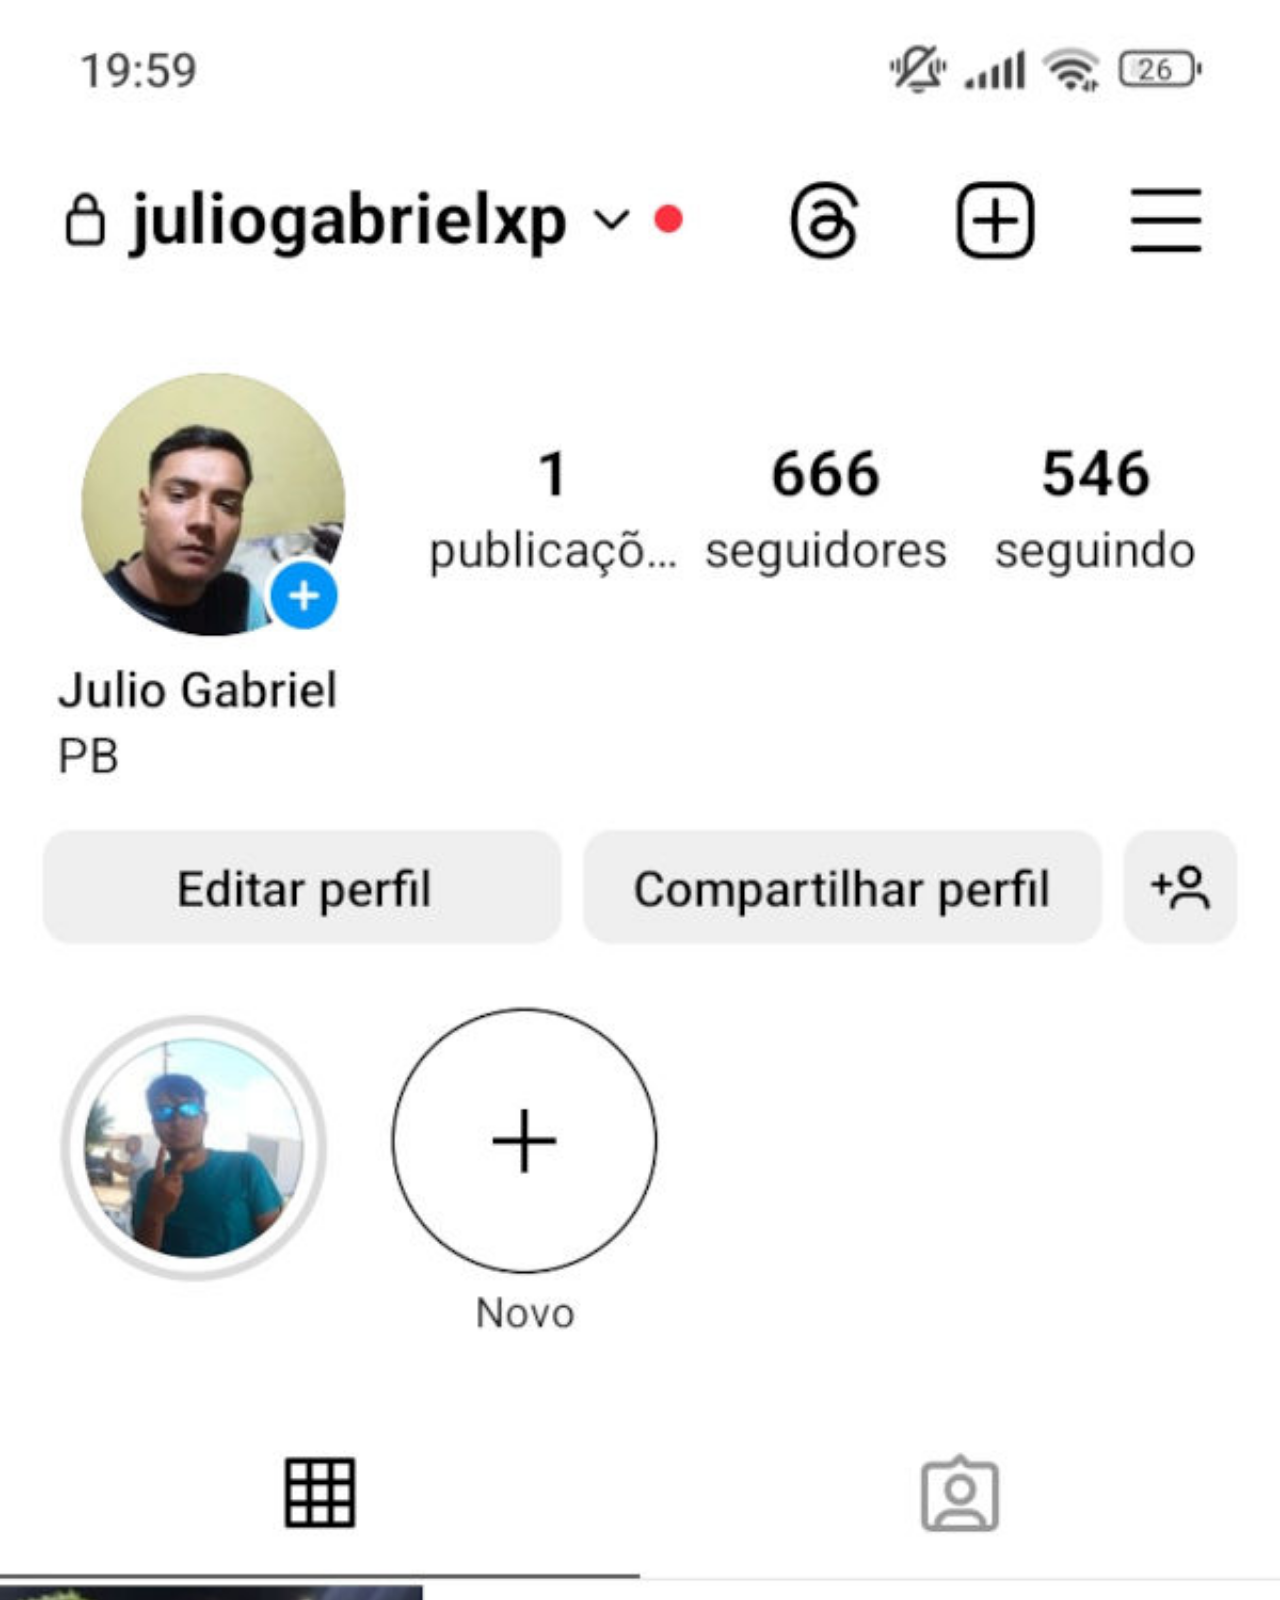
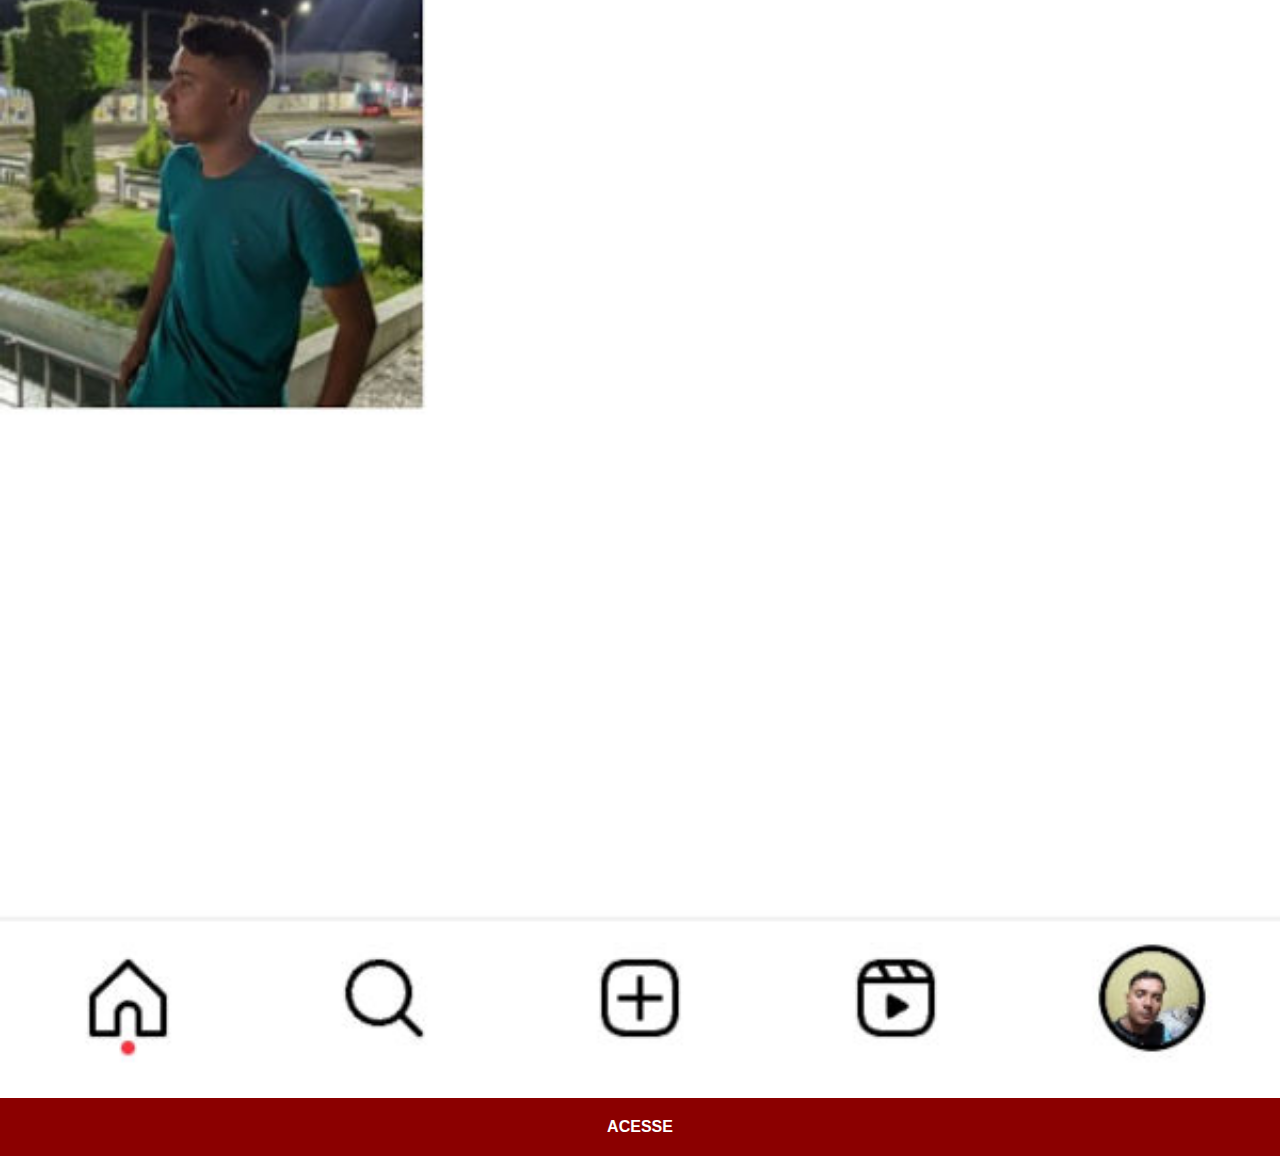
<file: d013/instagram.html>
<!DOCTYPE html>
<html lang="pt-br">
<head>
    <meta charset="UTF-8">
    <meta name="viewport" content="width=device-width, initial-scale=1.0">
    <title>Instagram</title>
    <link rel="stylesheet" href="./css/social.css">
</head>
<body>
    <img src="imagens/tela-instagram-jg.jpg" alt="Instagram">
    <a href="https://www.instagram.com/juliogabrielxp/" target="_blank">ACESSE</a>
</body>
</html>
</file>
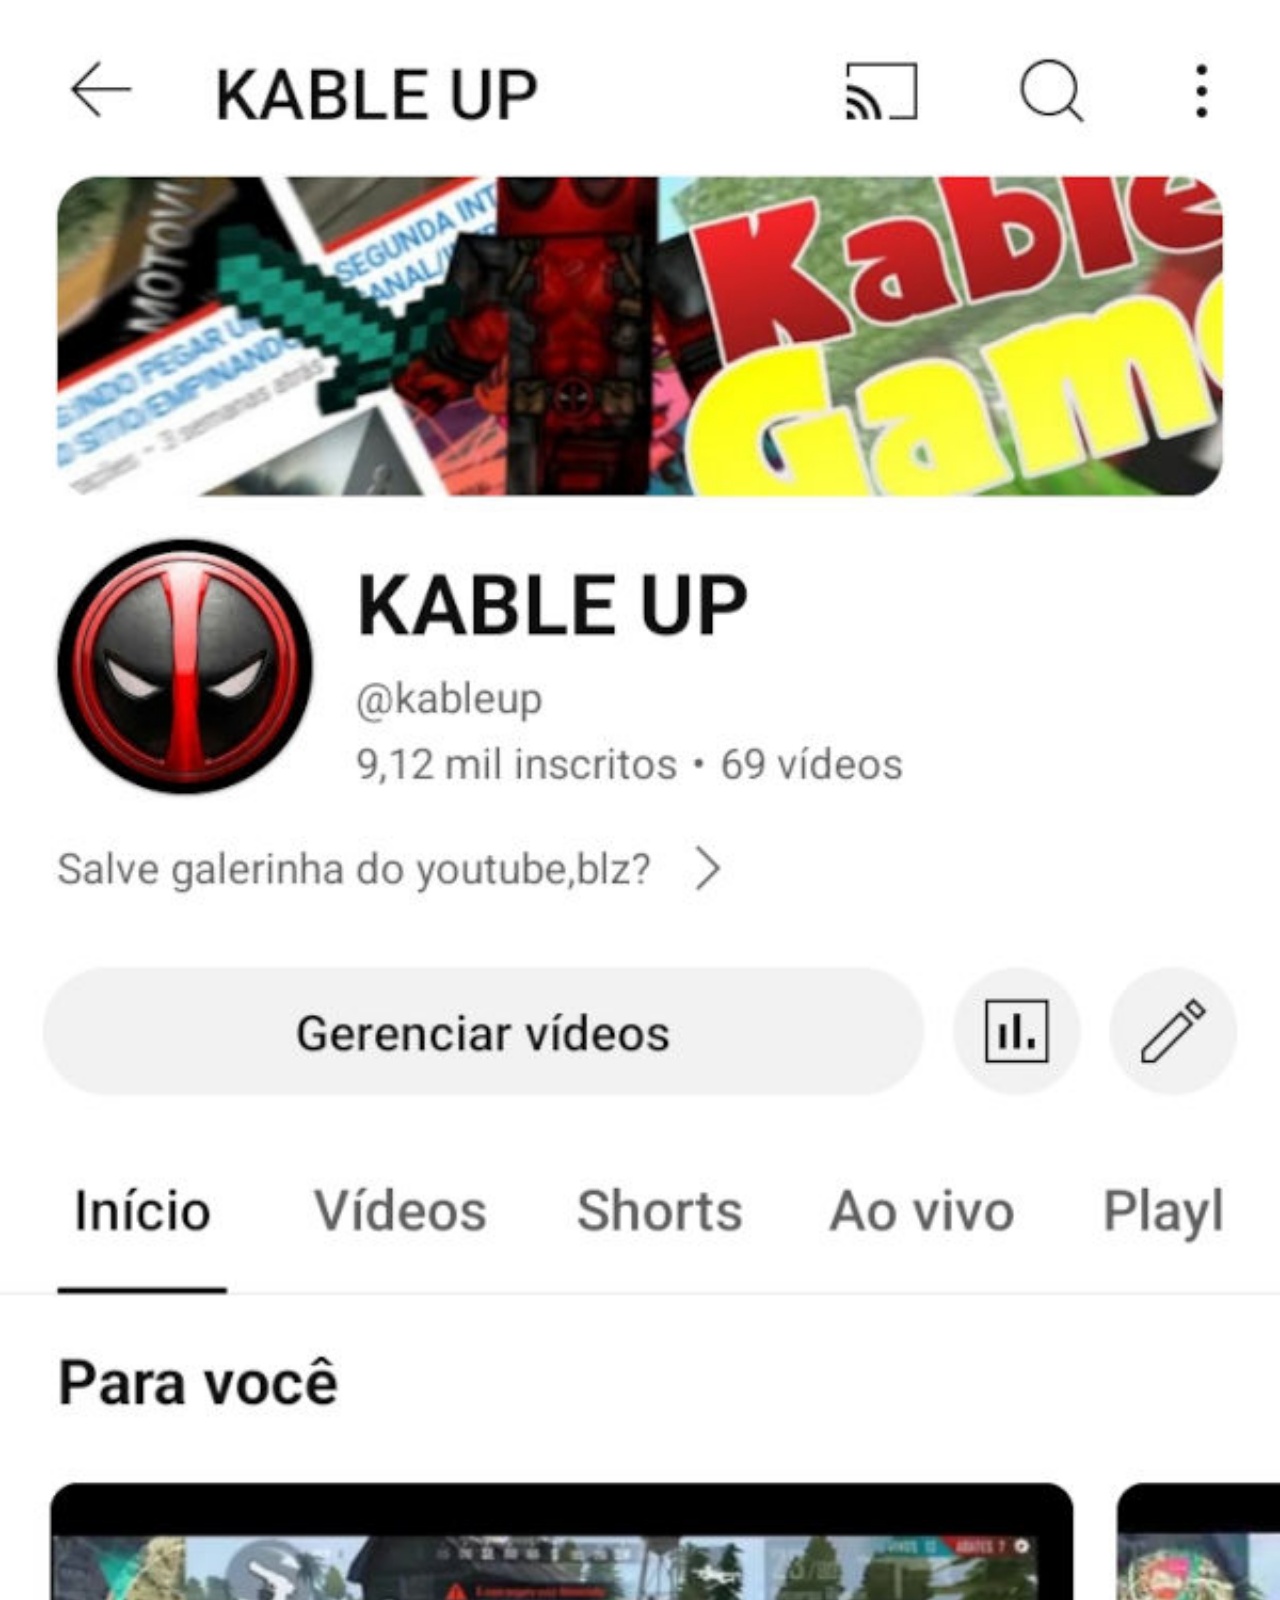
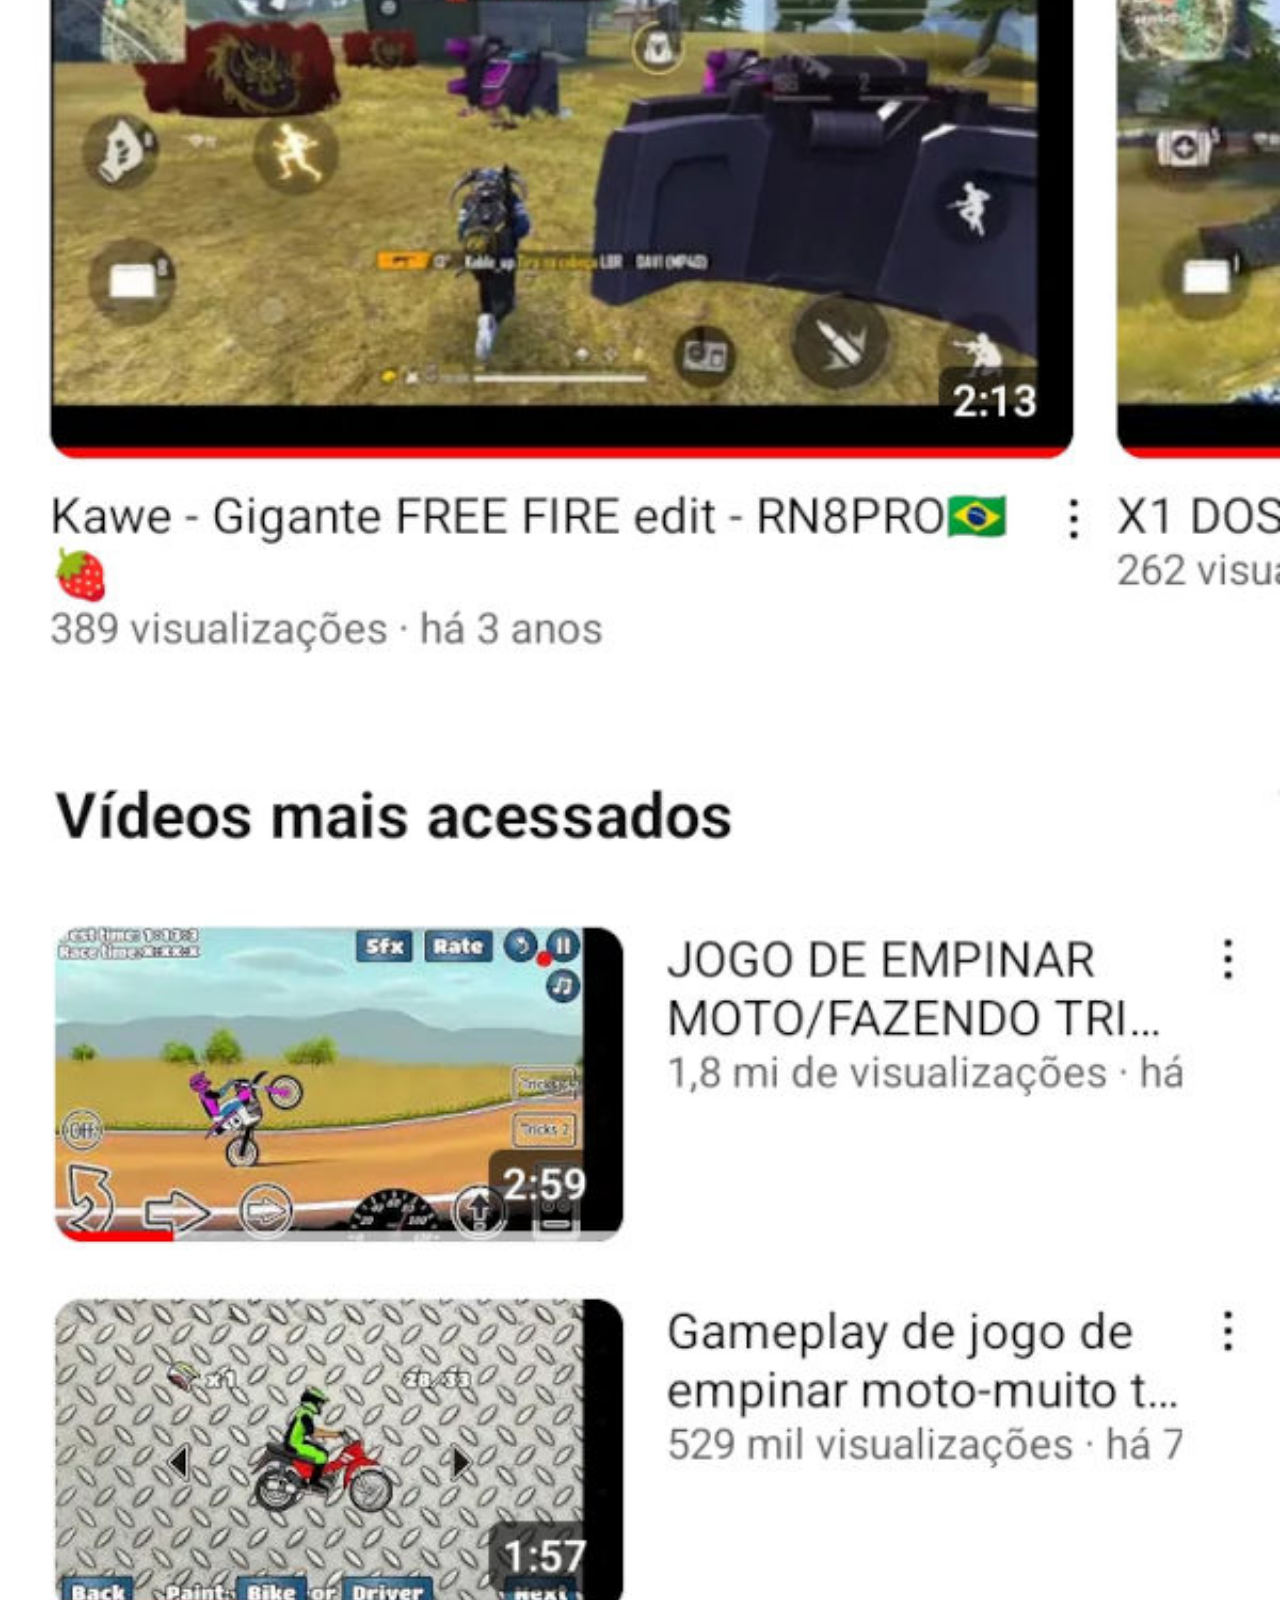
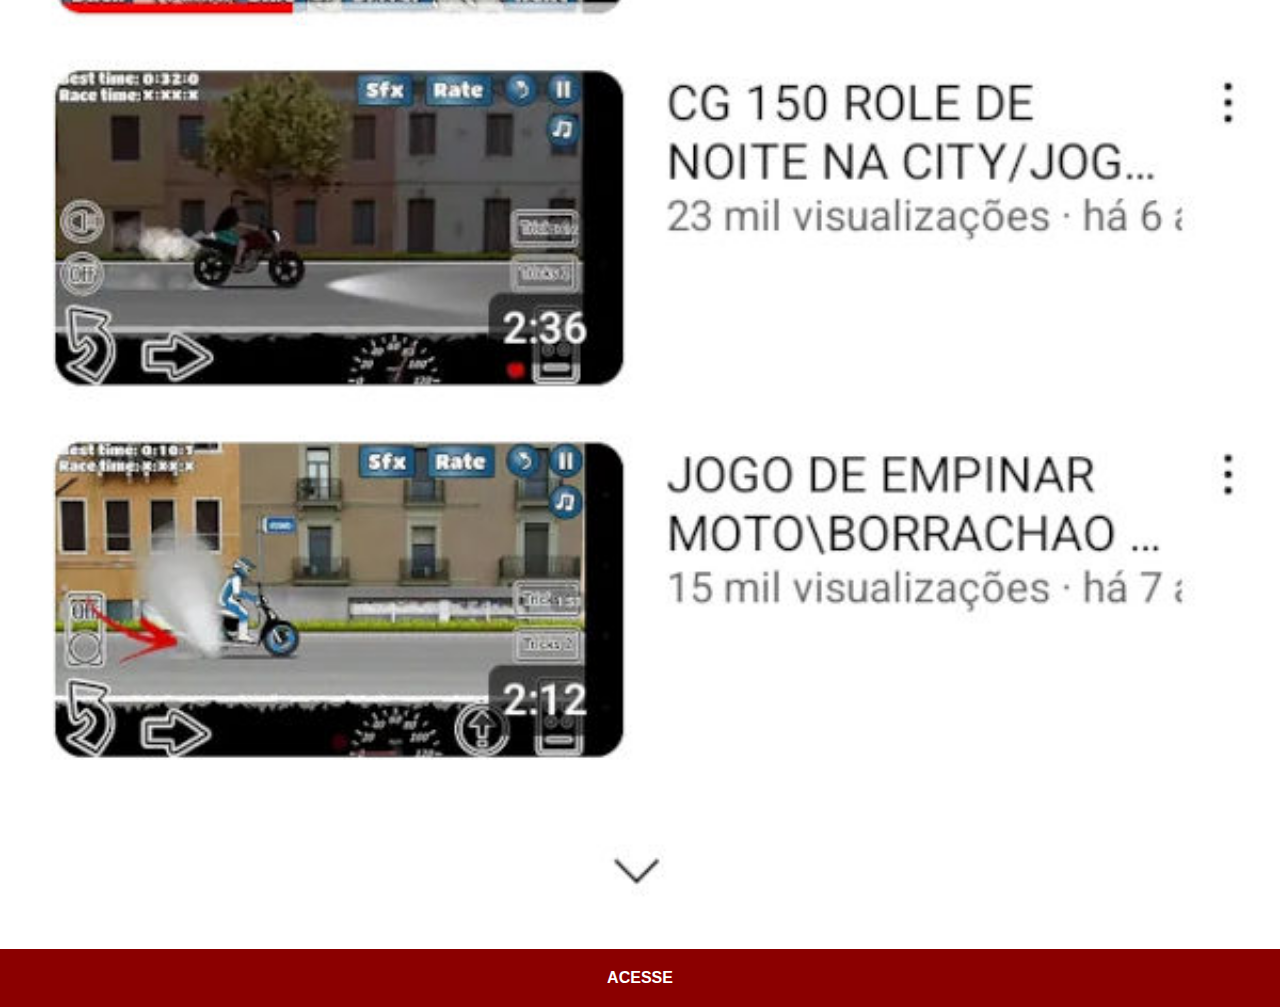
<file: d013/youtube.html>
<!DOCTYPE html>
<html lang="pt-br">
<head>
    <meta charset="UTF-8">
    <meta name="viewport" content="width=device-width, initial-scale=1.0">
    <title>Youtube</title>
    <link rel="stylesheet" href="./css/social.css">
</head>
<body>
    <img src="imagens/tela-youtube-jg.jpg" alt="Youtube">
    <a href="https://www.youtube.com/channel/UCkAzcLVpWubQy5tgFGkuzdw" target="_blank">ACESSE</a>
</body>
</html>
</file>
<file: d010/style.css>
@charset "UTF-8";

@font-face {
    font-family: 'android';
    src: url('fontes/idroid.otf');
}

@font-face{
    font-family: 'bebas';
    src: url('fontes/BebasNeue-Regular.ttf')
}

*{
    margin: 0px;
    padding: 0px;
}


:root{
    --cor0:#c5ebd6;
    --cor1:#85e1ad;
    --cor2:#3ddc84;
    --cor3:#2fa866;
    --cor4:#1a5c37;
    --cor5:#063d1e;

    --font-padrao: Arial, Verdana, Helvetica, sans-serif;
    --font-destaque: 'bebas', cursive;
    --font-android: 'android', cursive;
}

body {
    background-color:var(--cor0);
    font-family:var(--font-padrao);
}

a.externo::after {
    content: '\00A0\1F517';
}



header {
   background-image: linear-gradient(to bottom, var(--cor3), var(--cor5));
    min-height: 150px;
    text-align: center;
    padding-top: 30px;
}

header > h1 {
    color:white;
    font-family: var(--font-destaque);
    font-size: 3em;
    margin-bottom: 20px;
    text-shadow: 2px 2px 0px rgba(0, 0, 0, 0.521);
}

header > p {
    font-family: var(--font-padrao);
    color: white;
    font-size: 1.2em;
    max-width: 500px;
    padding-right: 10px;
    padding-left: 10px;
    margin: auto;
    text-shadow: 2px 2px 0px rgba(0, 0, 0, 0.521);
    font-weight: normal;
}

iframe {
    width: 100%;
}

nav {
    background-color: var(--cor5);
    padding: 10px;
    box-shadow: 0px 7px 7px rgba(0, 0, 0, 0.274);
}

nav > a {
    color: white;
    padding: 10px;
    text-decoration: none;
    font-weight: bold;
    border-radius: 5px;
    transition-duration: 0.5s;
}

nav > a:hover {
    background-color: var(--cor3);
    color: var(--cor5);
    padding: 15px;
}

main {
    background-color: white;
    min-width: 300px;
    max-width: 1000px;
    margin: auto;
    margin-bottom: 30px;
    padding: 20px;
    box-shadow: 0px 0px 10px rgba(0, 0, 0, 0.459);
    border-bottom-left-radius: 10px;
    border-bottom-right-radius: 10px;
}

main p {
    margin: 15px 0px;
    text-align: justify;
    text-indent: 30px;
    line-height: 2em;
    font-size: 1em;
}

main strong {
    color: var(--cor4);
    font-weight:bold ;
}

main a {
    text-decoration: none;
    font-weight: bold;
    color: var(--cor5);
    background-color: var(--cor1
    );
    padding: 2px 6px;
}

main a:hover {
    text-decoration: underline;
    color: var(--cor4);
}

main  img {

    width: 100%;

}

main img.pequena {
    max-width: 350px;
    display: block;
    margin: auto;
}

article > h1 {
    color:var(--cor5);
    font-family: var(--font-android);

}

article > h2 {
    font-family: var(--font-android);
    color: var(--cor4);
    font-size: 1.3em;
    background-image: linear-gradient(to right,var(--cor1),transparent);

}

aside > h3 {
    background-color: var(--cor4);
    color: white;
    padding: 10px;
    margin: -10px -10px 0px -10px; 
    border-radius: 10px 10px 0px 0px;
}

aside {
    background-color: var(--cor0);
    padding: 10px;
    border-radius: 10px;
    box-shadow: 3px 3px 8px rgba(0, 0, 0, 0.274);
}

aside > ul {
    list-style-position: inside;
    columns: 2;
}

footer {
    background-color: var(--cor5);
    color: white;
    text-align: center;
    font-size: 0.8em;
    padding: 5px;

}

footer a {
    color: white;
    font-weight: bold;
    text-decoration: none;
}

footer a:hover {
    text-decoration: underline;
    color: var(--cor0);
}
</file>
<file: d011/style.css>
@charset "UTF-8";

@font-face {
    font-family: 'Passion One';
    src: url('fontes/PassionOne-Bold.ttf');
}

@font-face {
    font-family: 'Sriracha';
    src: url('fontes/Sriracha-Regular.ttf');
}

* {
    margin: 0px;
    padding: 0px;
    font-size: 1em;
}

:root {
    --font-padrao: Arial, Verdana, Helvetica, sans-serif;
    --font-um:'Passion One', cursive;
    --font-dois:'Sriracha', cursive;
}

body, html {
    min-height: 100vh;
    background-color: grey;
    font-family: var(--font-padrao);
    font-size: 1em;
}

header {
    background-color: black;
    color: white;
    text-align: center;
}

header > h1 {
    font-family: var(--font-um);
    font-size: 10vw;
    padding-top: 10vh;
    text-shadow: 30px 1px 1px black;
    text-transform: uppercase;
}

header > p {

    padding-bottom: 10vh;
}

a {
    text-decoration: none;
    font-weight: bolder;
    color: white;
}

a:hover {
    text-decoration: underline;
}

section {
    background-color: white;
    font-family: var(--font-dois);
    font-weight: 400;
    padding-left: 30px;
    font-size: 3.5vw;
    line-height: 1.2em;
    padding-top: 10vh;
    padding-bottom: 10vh;
}

section#foto1 {
    background-image: url('imagens/background001.jpg');
    background-size: cover;
    background-position: right center;
    background-attachment: fixed; 

}

section#foto1 > p, section#foto2 > p {

    display: inline-block;
    background-color: rgba(0, 0, 0, 0.479);
    color: white;
    padding: 5px;
    
}

section#foto2 {
    background-image: url('imagens/background002.jpg');
    background-size: cover;
    background-position: center center;
    background-attachment: fixed; 
}

p.especial  {
    padding-top: 40px;
}



footer {
    background-color: black;
    color: white;
    text-align: center;
    padding: 2vh;
    font-family: var(--font-padrao);
}
</file>
<file: d013/css/style.css>
@charset "UTF-8";

* {
    margin: 0px;
    padding: 0px;
    font-family: Arial, Helvetica, sans-serif;
}

html, body {
    height: 100vh;
    width: 100vw;
    background-color: black;
}

body {
    background: url('../imagens/fundo-madeira.jpg') no-repeat top center;
    background-size: cover;
    background-attachment: fixed;
}

main {
    height: 100vh;
    position: relative;
}

section#telefone {
    height: 627px;
    width: 311px;
    background: url('../imagens/frame-iphone.png') no-repeat;
    position: absolute;
    top: 50%;
    left: 50%;
    transform: translate(-50%,-50%);
}

iframe#tela {
    position: relative;
    top: 80px;
    left: 22px;
    width: 267px;
    height: 471px;
    
}

section#redes-sociais {
    float: right;
}


section#redes-sociais img {
    width: 50px;
    margin: 20px;
    margin-top: 0px;
    border-radius: 50%;
    box-shadow: 2px 2px 5px rgba(0, 0, 0, 0.377);
    display: block;
    box-sizing: border-box;
}

section#redes-sociais img:hover {
    border: 2px solid rgba(255, 255, 255, 0.438);
}
</file>
<file: d013/css/social.css>
@charset "UTF-8";

* {
    margin: 0px;
    padding: 0px;
    font-family: Arial, Helvetica, sans-serif;
}

img {
    width: 100vw;
}

::-webkit-scrollbar {
    width: 0px;
    height: 0px;
}

a {
    color: white;
    display: block;
    background-color: darkred;
    padding: 20px;
    text-align: center;
    font-weight: bolder;
    text-decoration: none;
}

a:hover {
    background-color: red;
}
</file>
